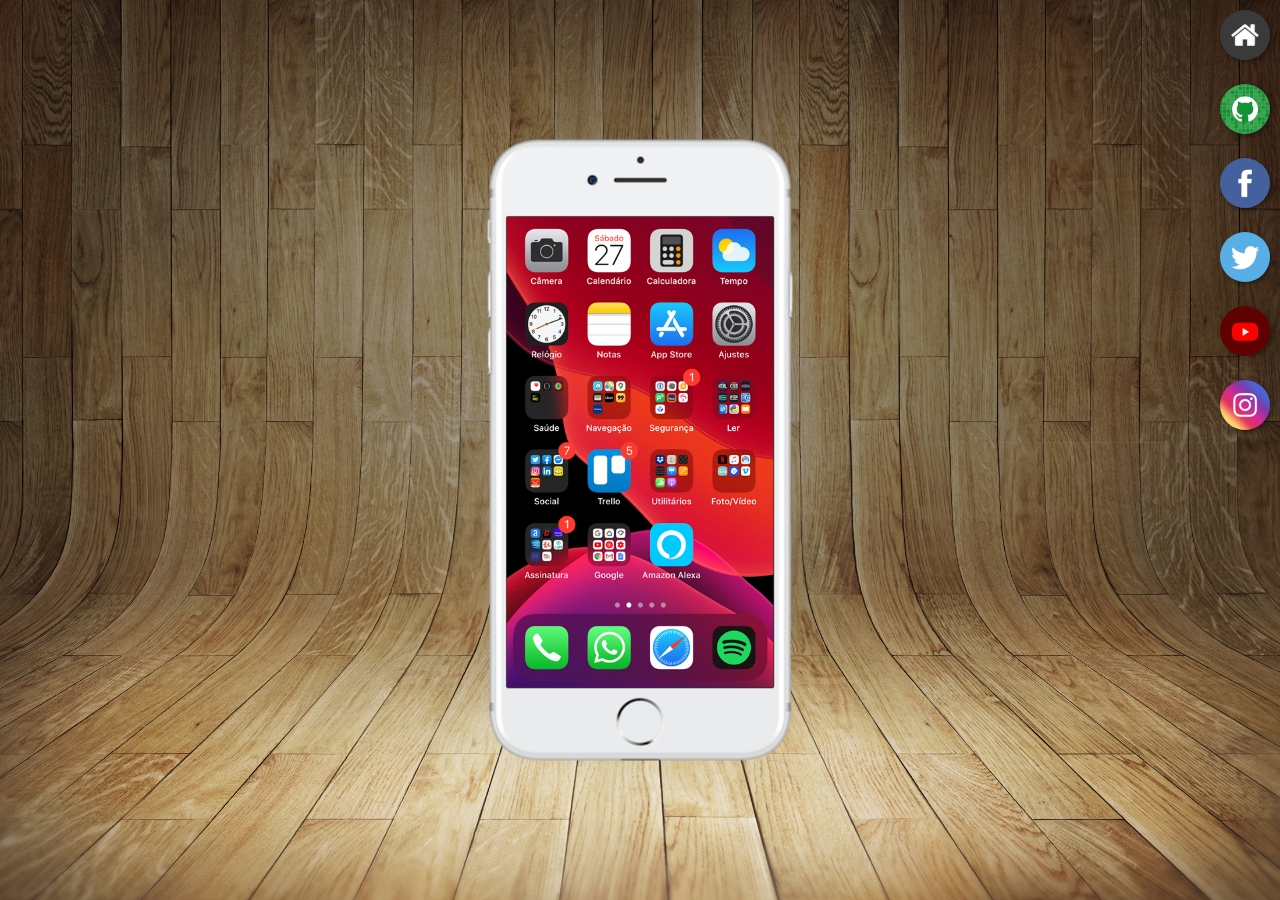
<file: index.html>
<!DOCTYPE html>
<html lang="pt-br">
<head>
    <meta charset="UTF-8">
    <meta http-equiv="X-UA-Compatible" content="IE=edge">
    <meta name="viewport" content="width=device-width, initial-scale=1.0">
    <link rel="shortcut icon" href="imagens/favicon.ico" type="image/x-icon">
    <link rel="stylesheet" href="estilos/style.css">
    <title>Projeto Redes Socias</title>

</head>
<body>
    <main>
        <section id="telefone">
             <iframe src="home.html" name="screen" id="screen" frameborder="0">
                Seu navegador não é compatível com isso
             </iframe>
        </section>
        <section id="redes-sociais">
          <a href="home.html" target="screen"><img src="imagens/logo-home.jpg" alt="Home"></a> <br>
          <a href="github.html" target="screen"><img src="imagens/logo-github.jpg" alt="GitHub"></a> <br>
          <a href="facebook.html" target="screen"><img src="imagens/logo-facebook.jpg" alt="Facebook"></a> <br>
          <a href="twitter.html" target="screen"><img src="imagens/logo-twitter.jpg" alt="Twitter"></a> <br>
          <a href="youtube.html" target="screen"><img src="imagens/logo-youtube.jpg" alt="Youtube"></a> <br>
          <a href="instagram.html" target="screen"><img src="imagens/logo-instagram.jpg" alt="Instagram"></a>
        </section>
    </main>
</body>
</html>
</file>
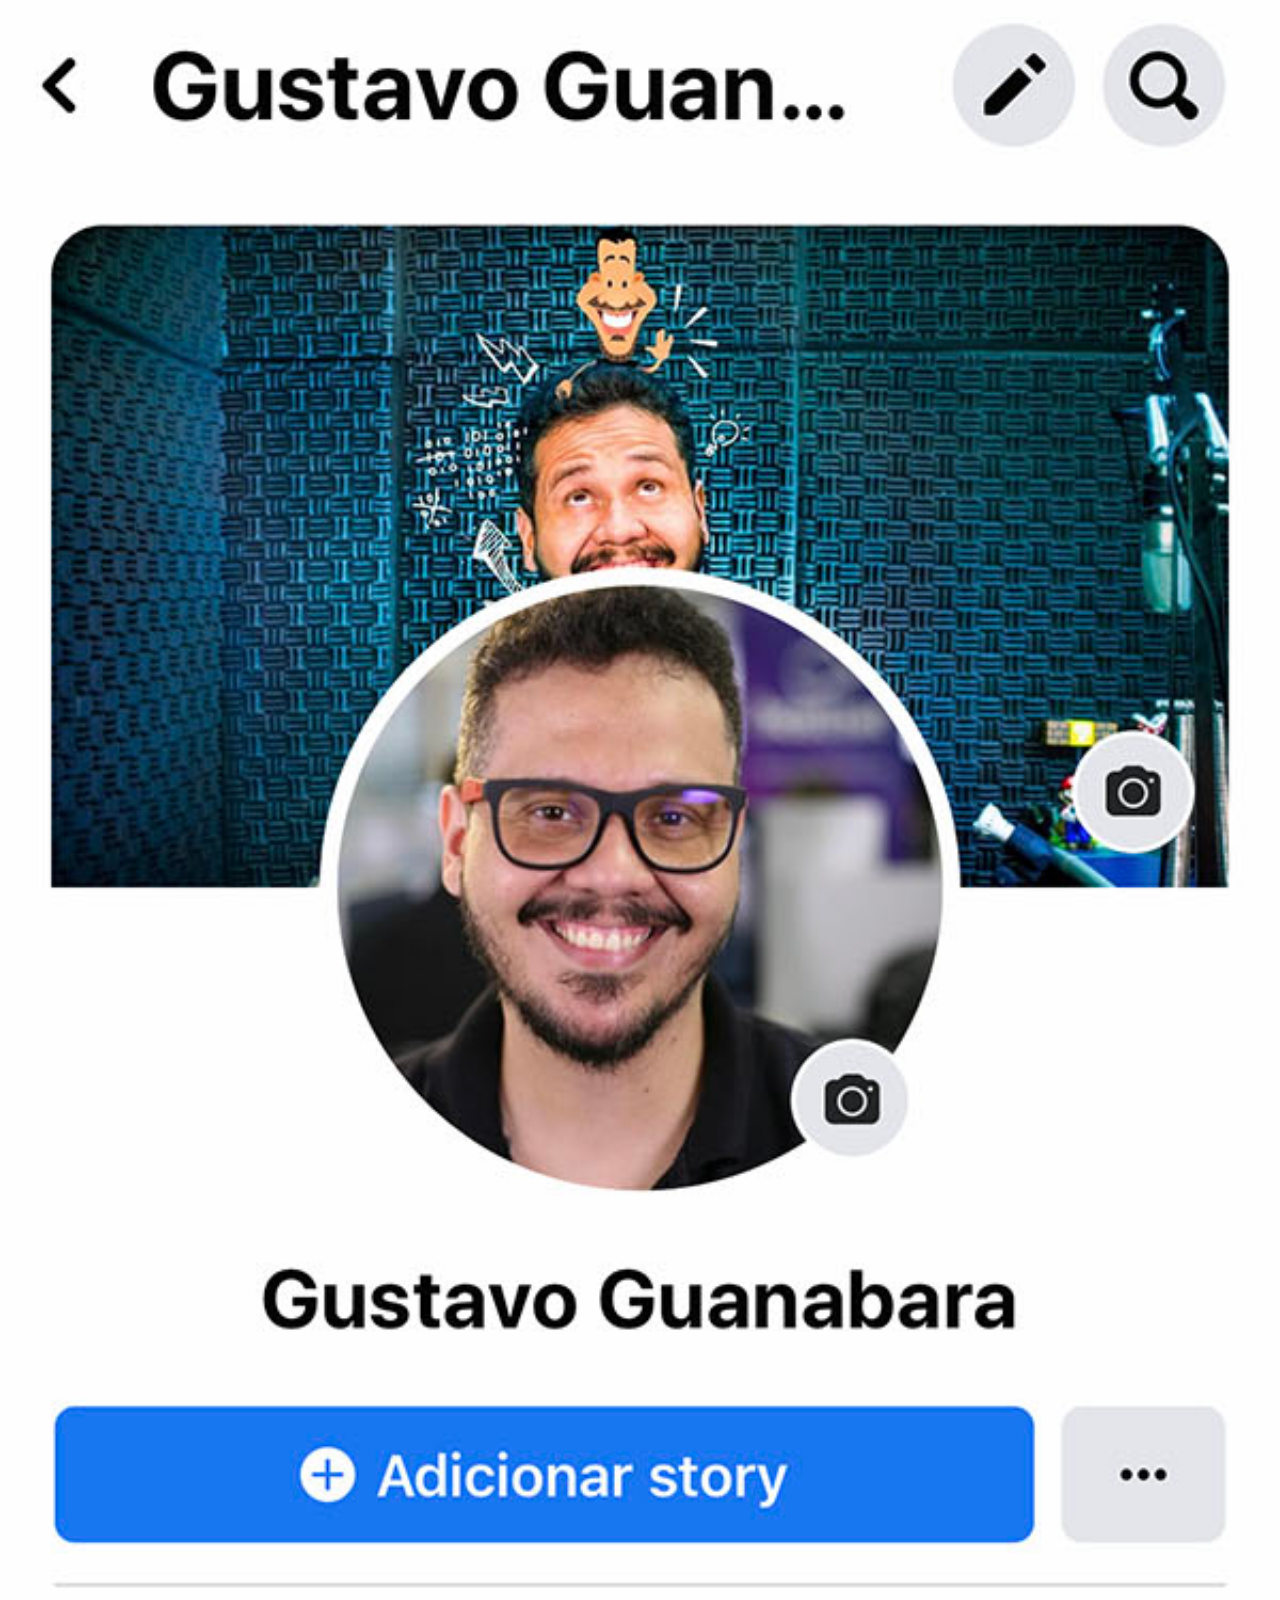
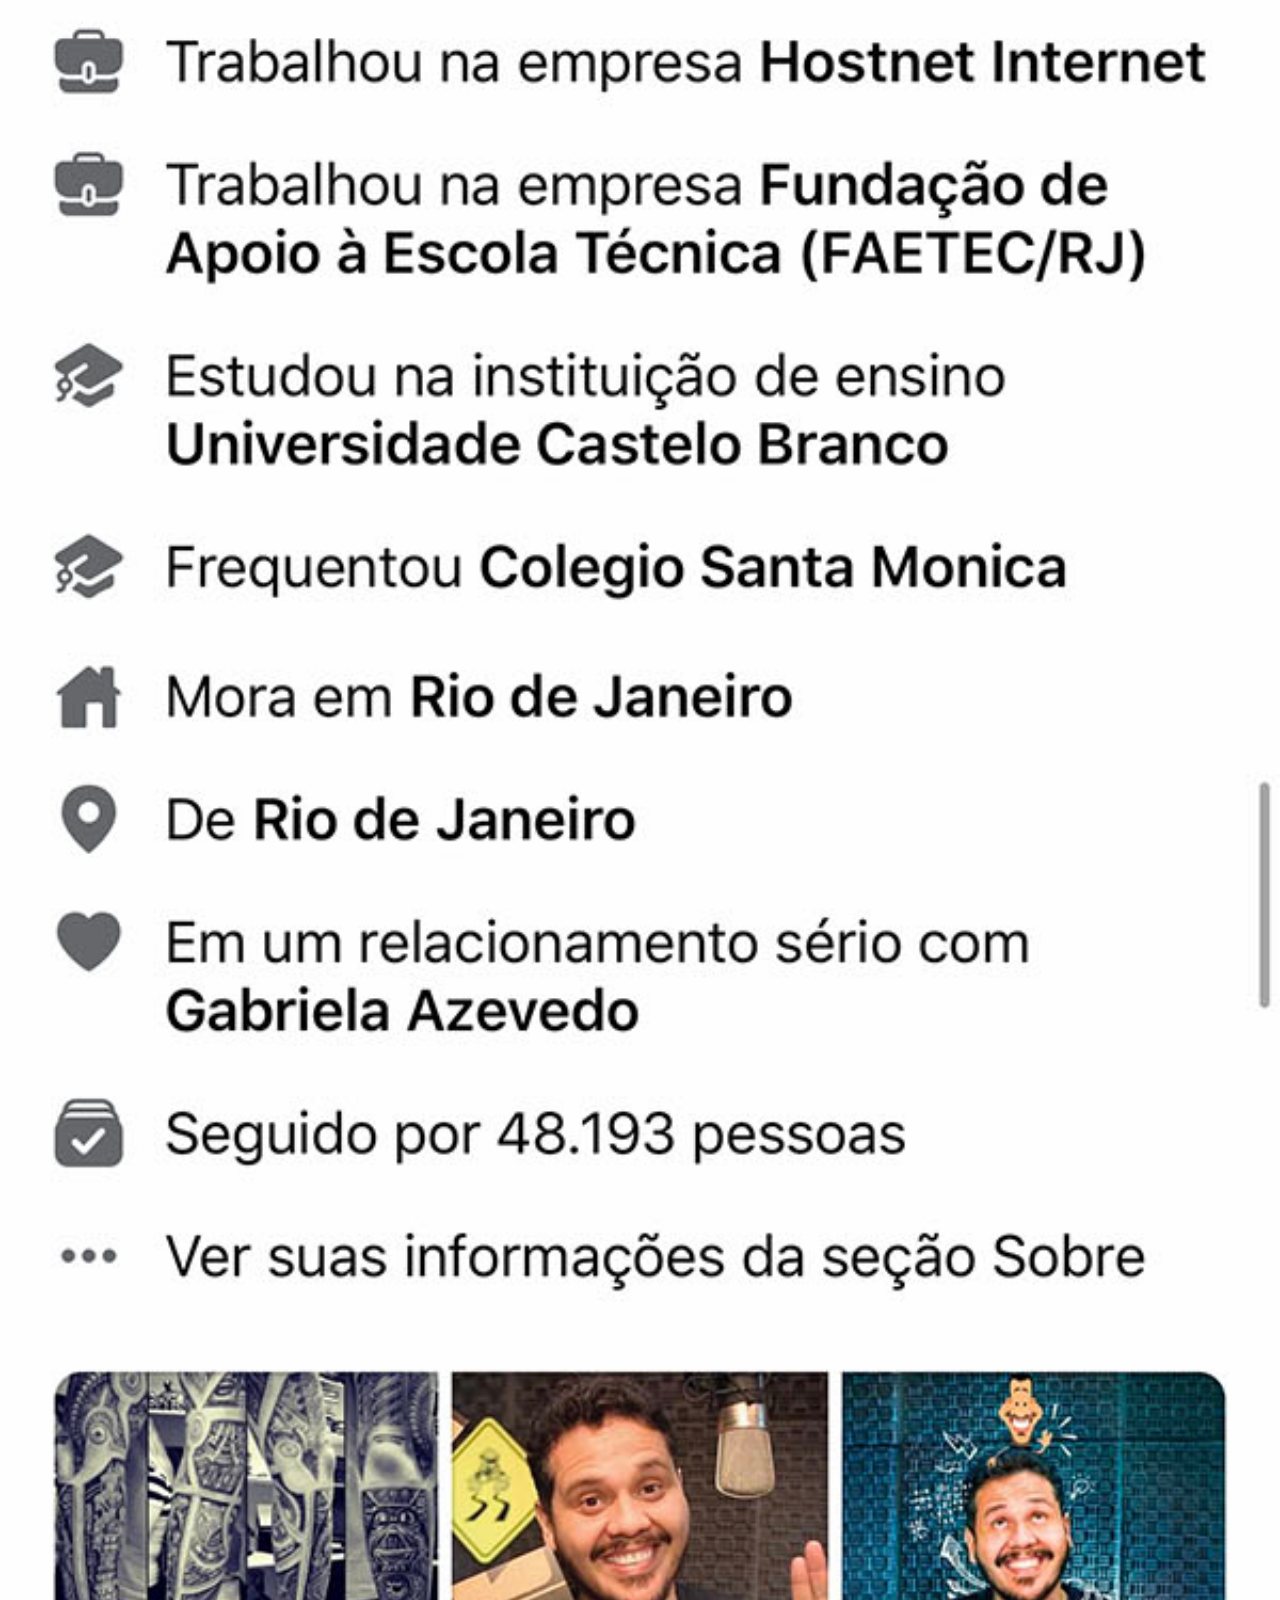
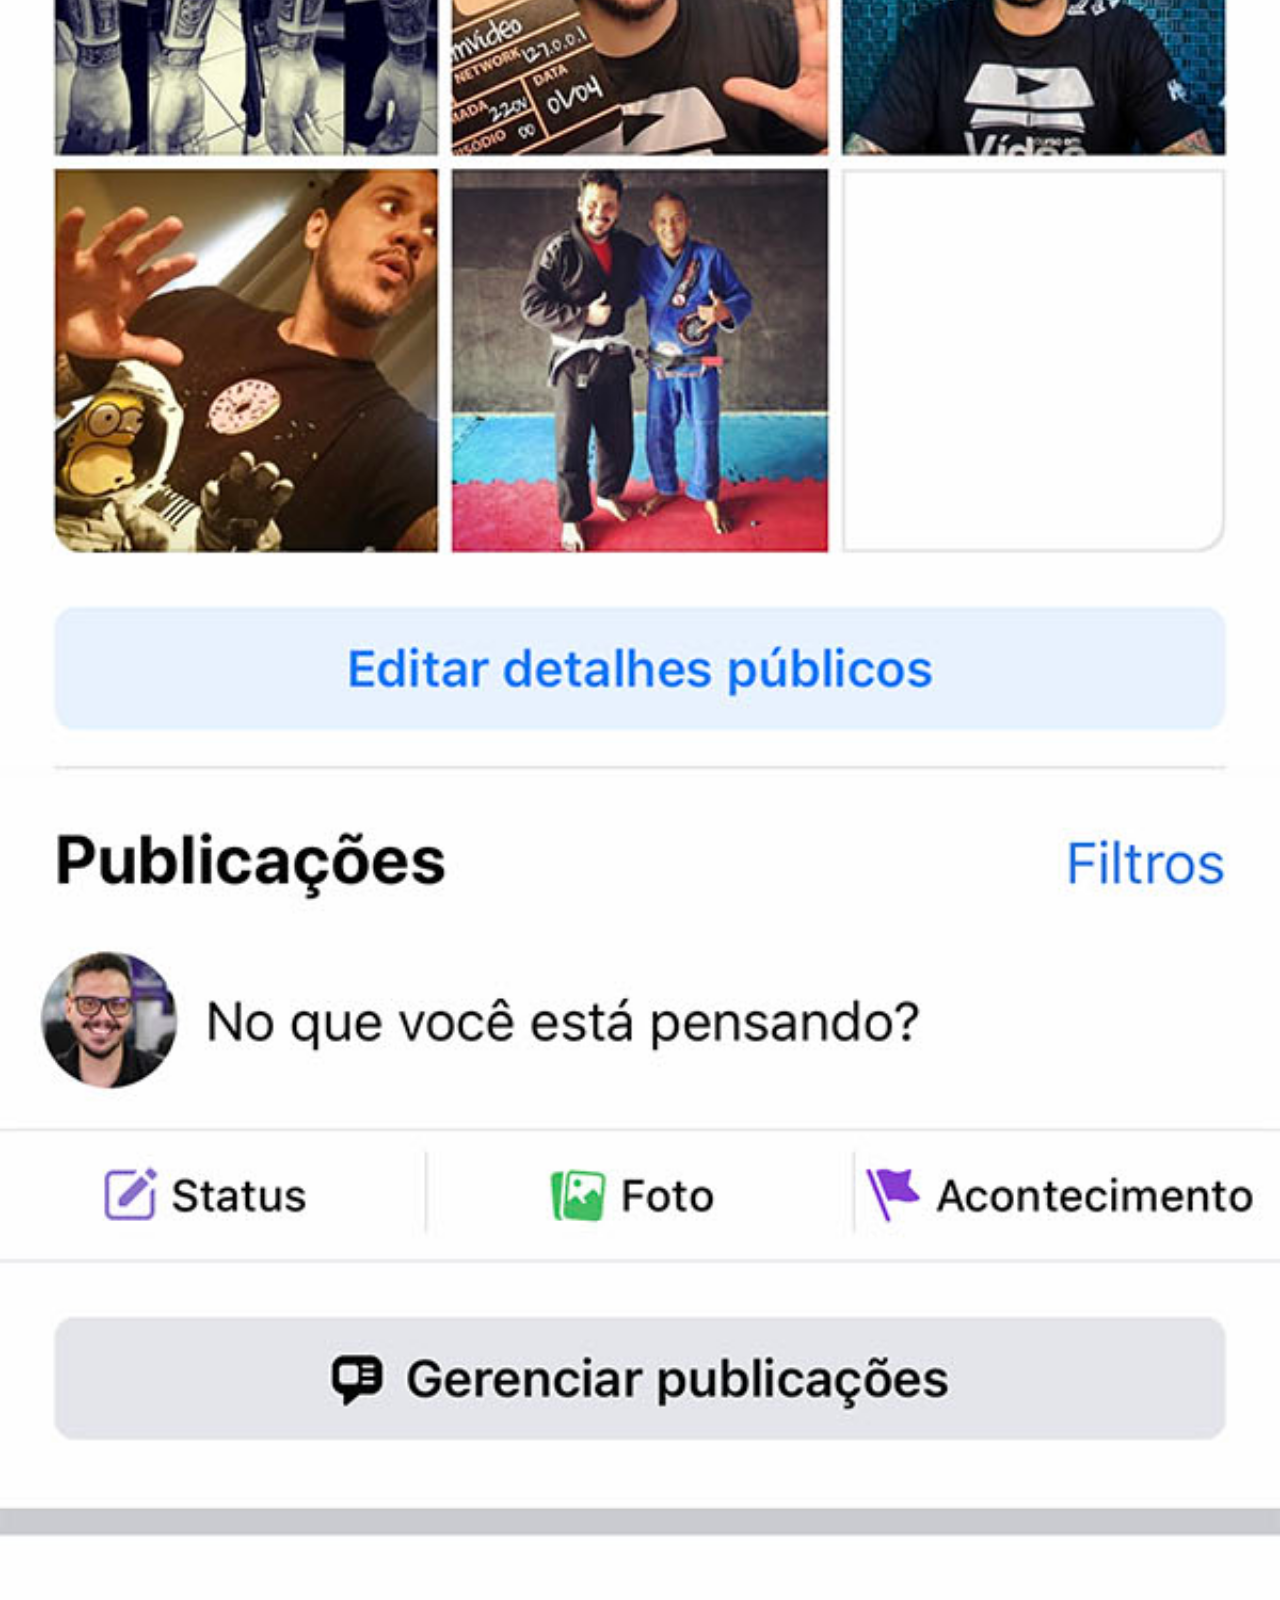
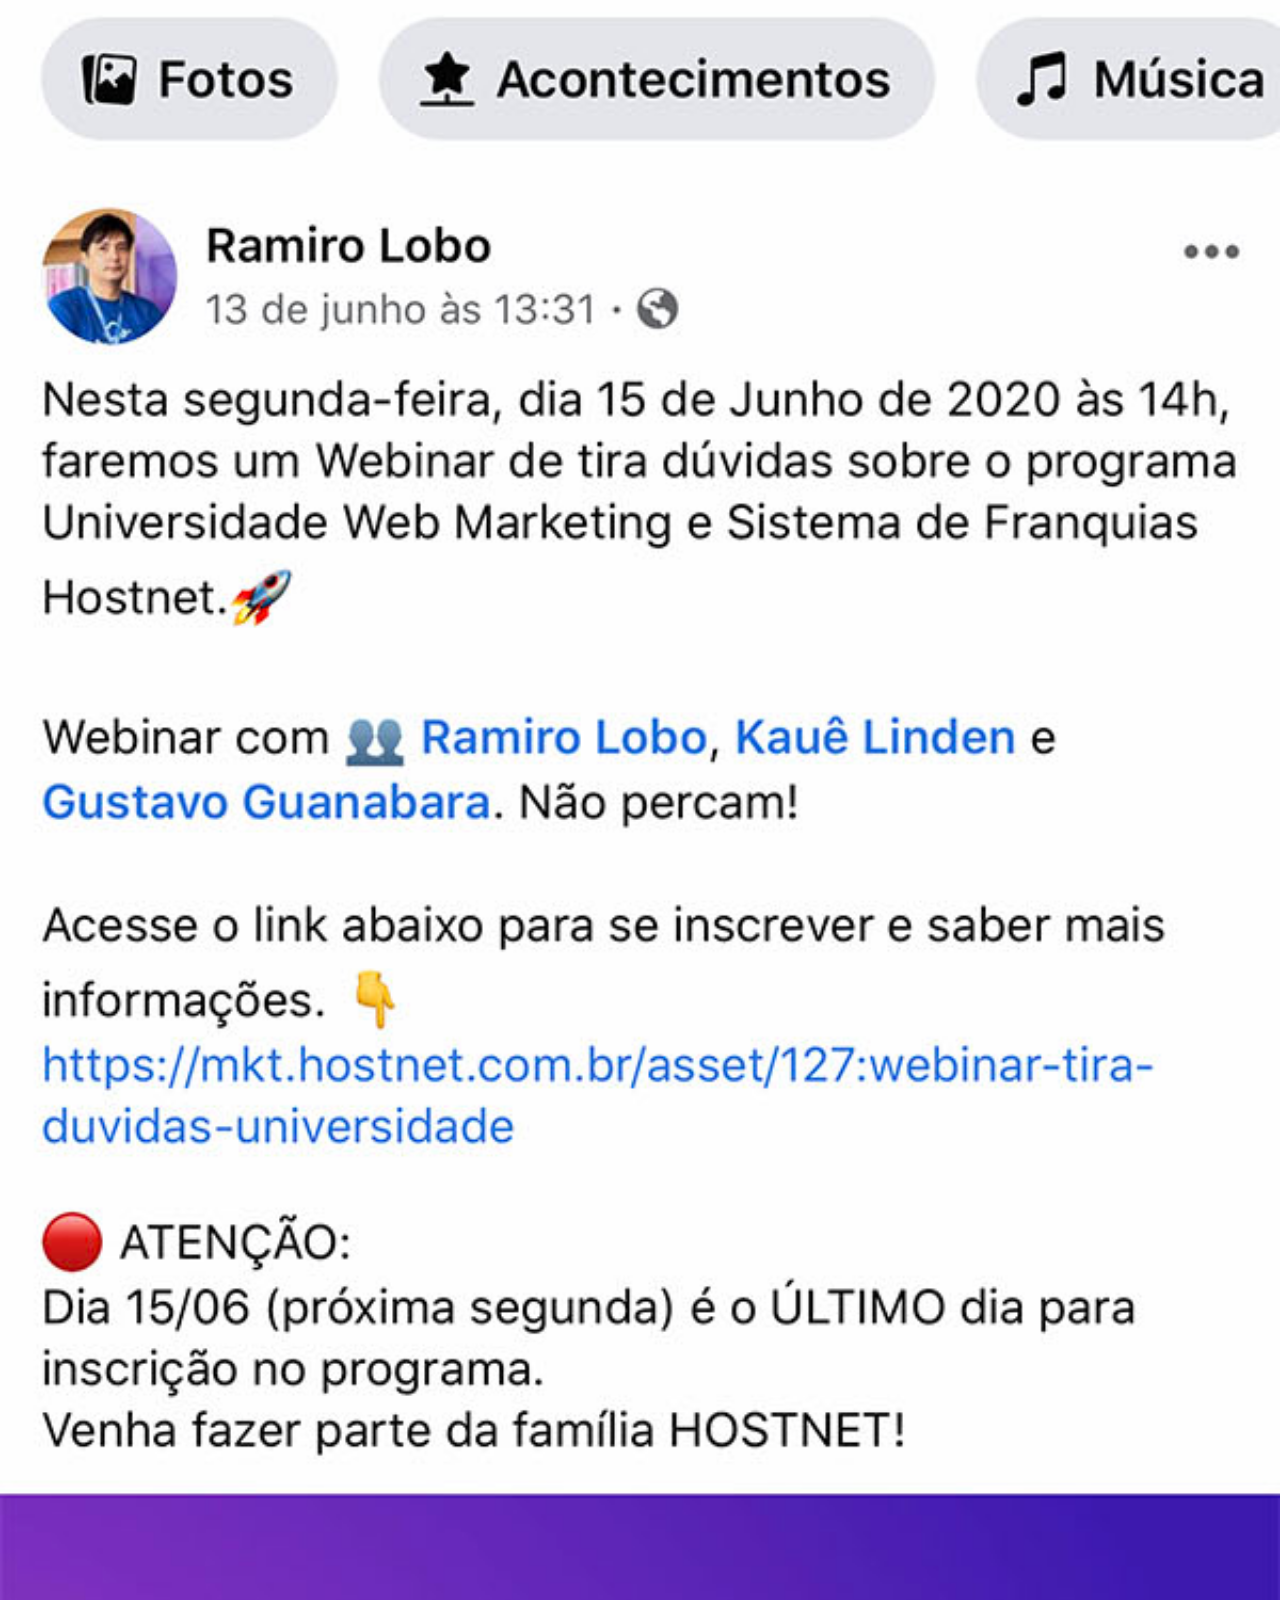
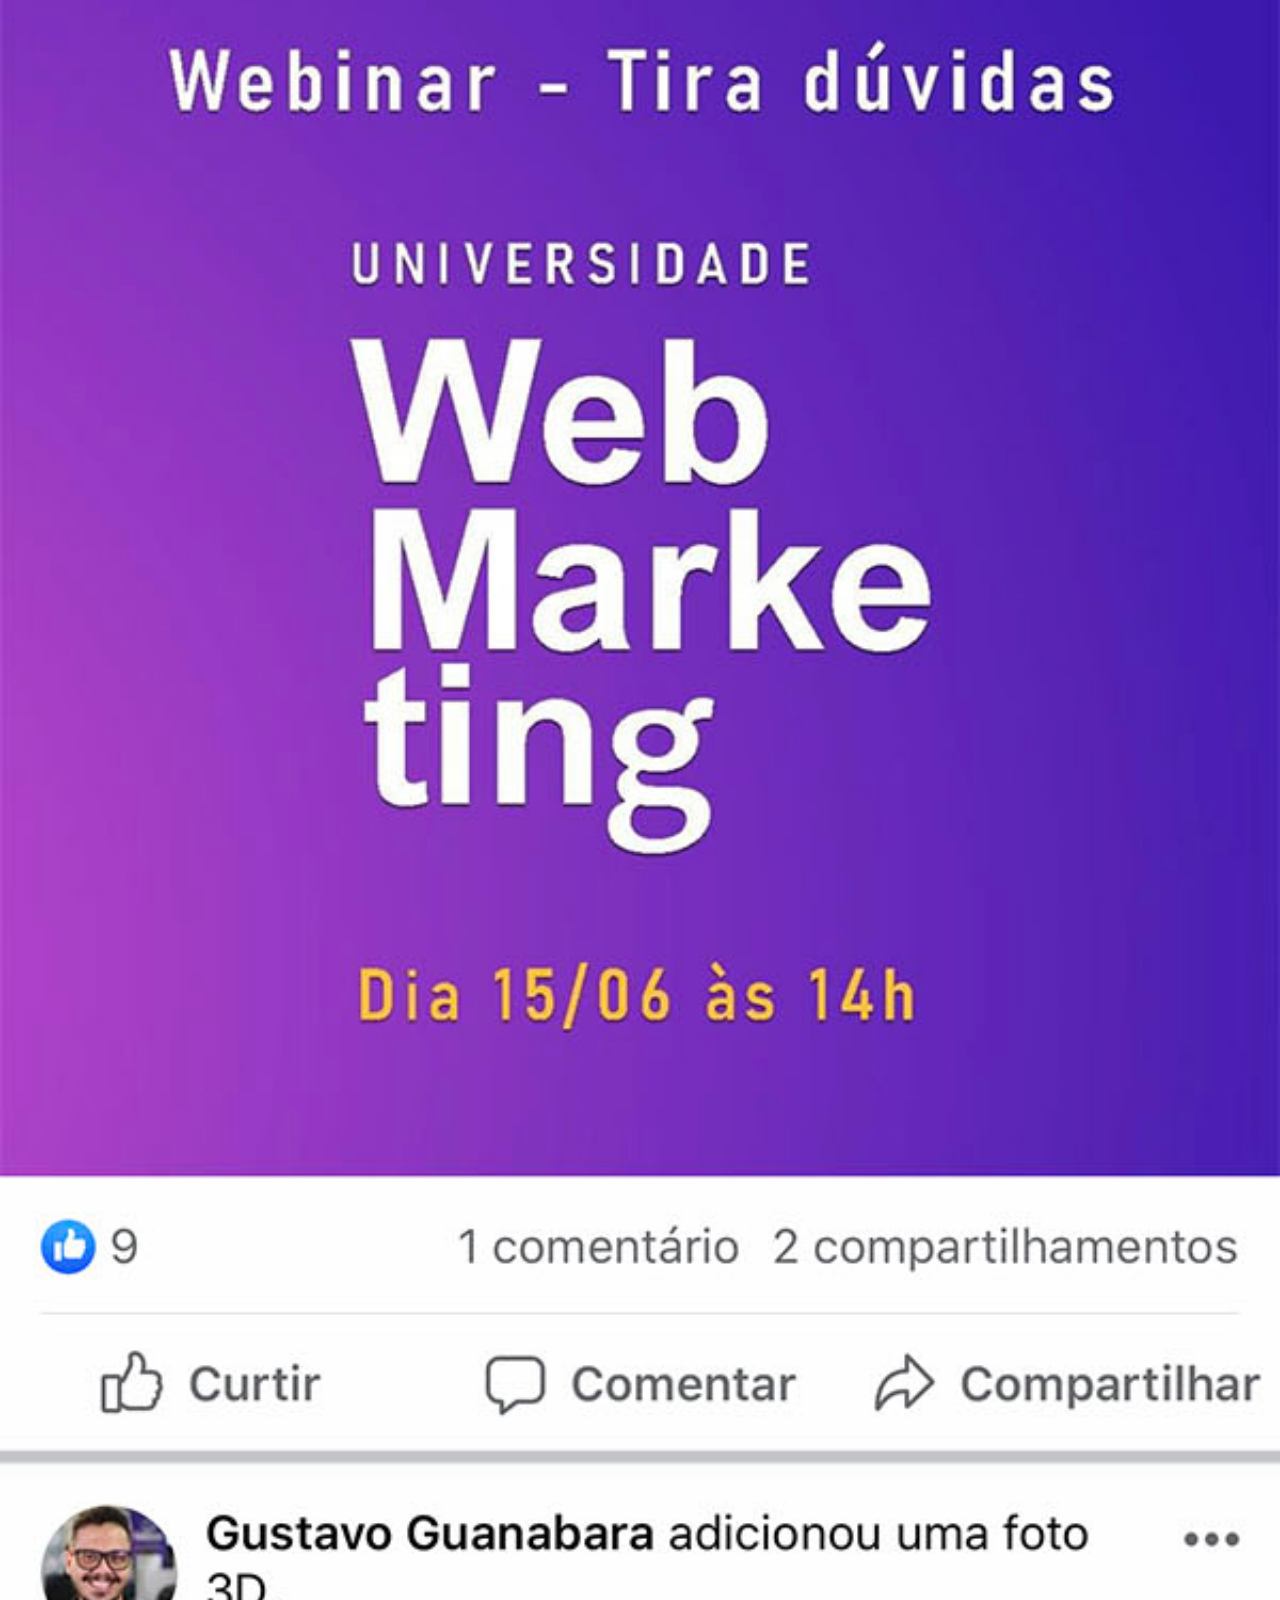
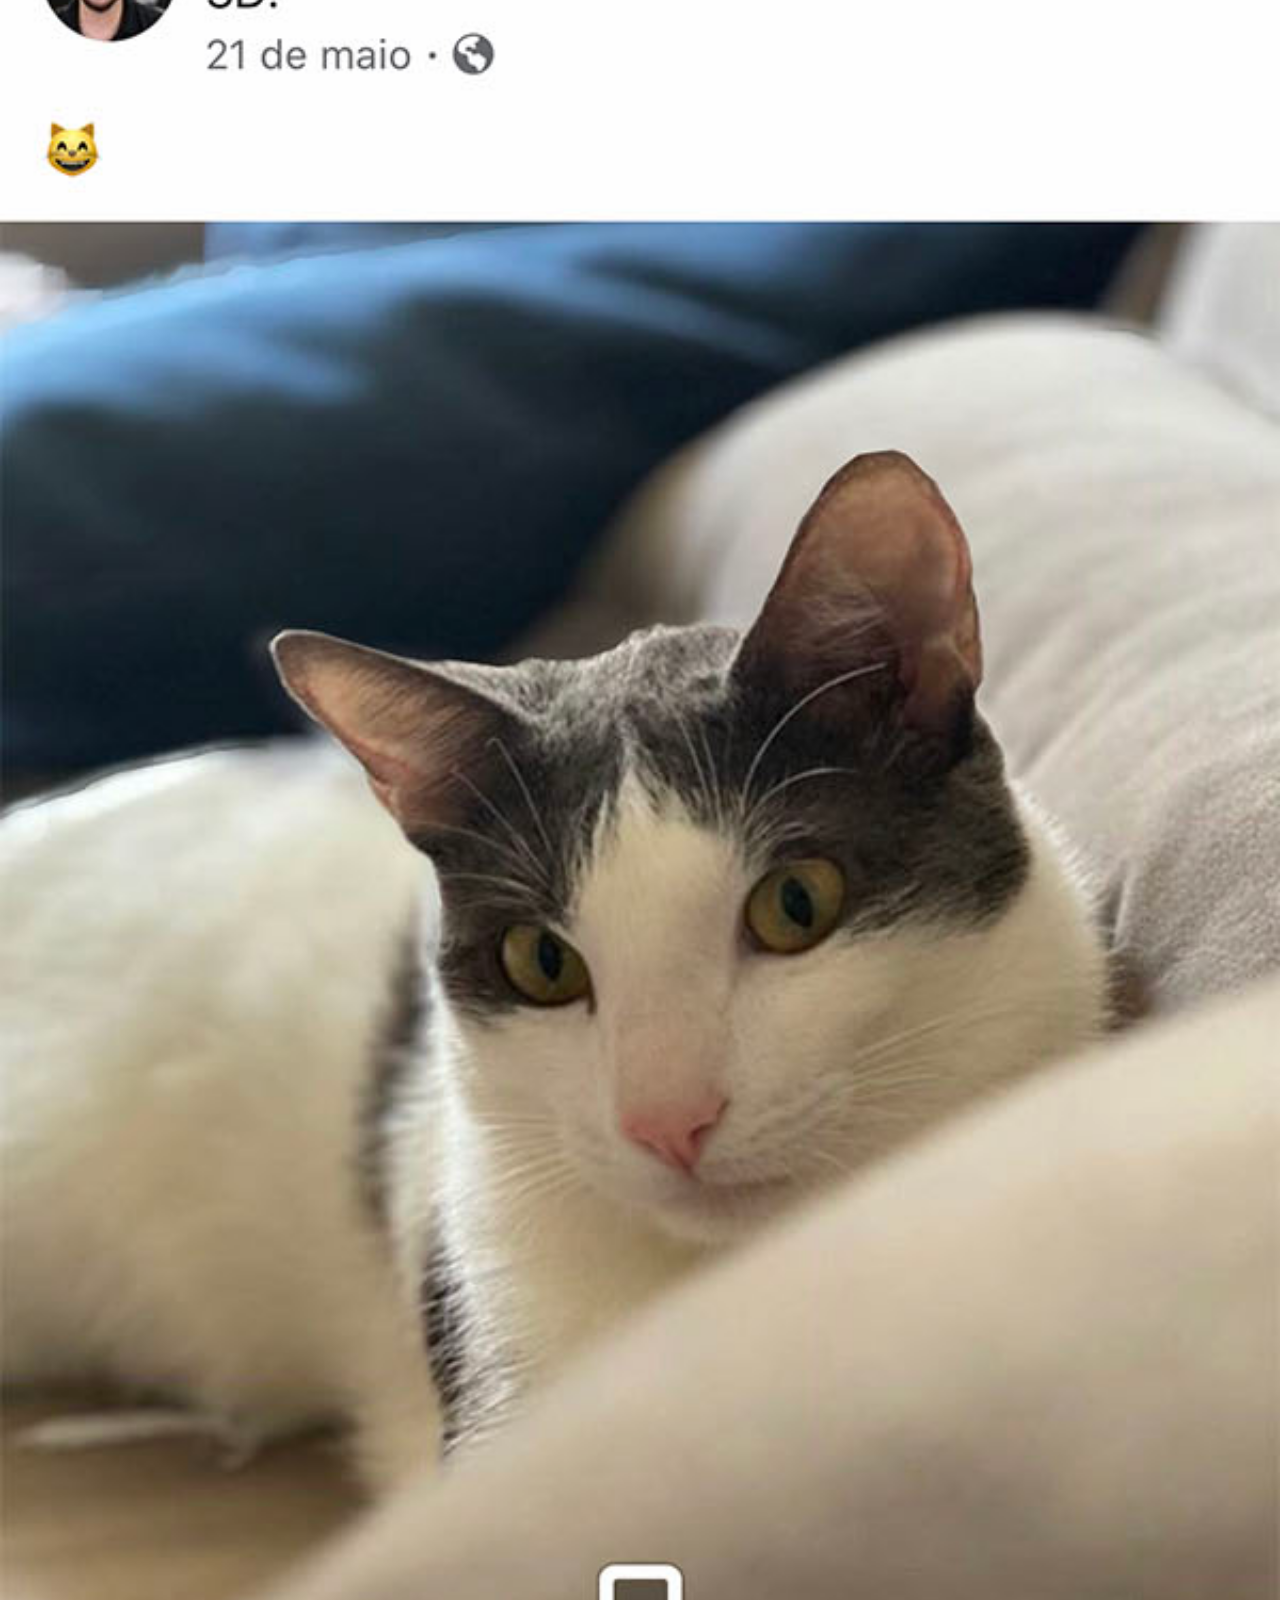
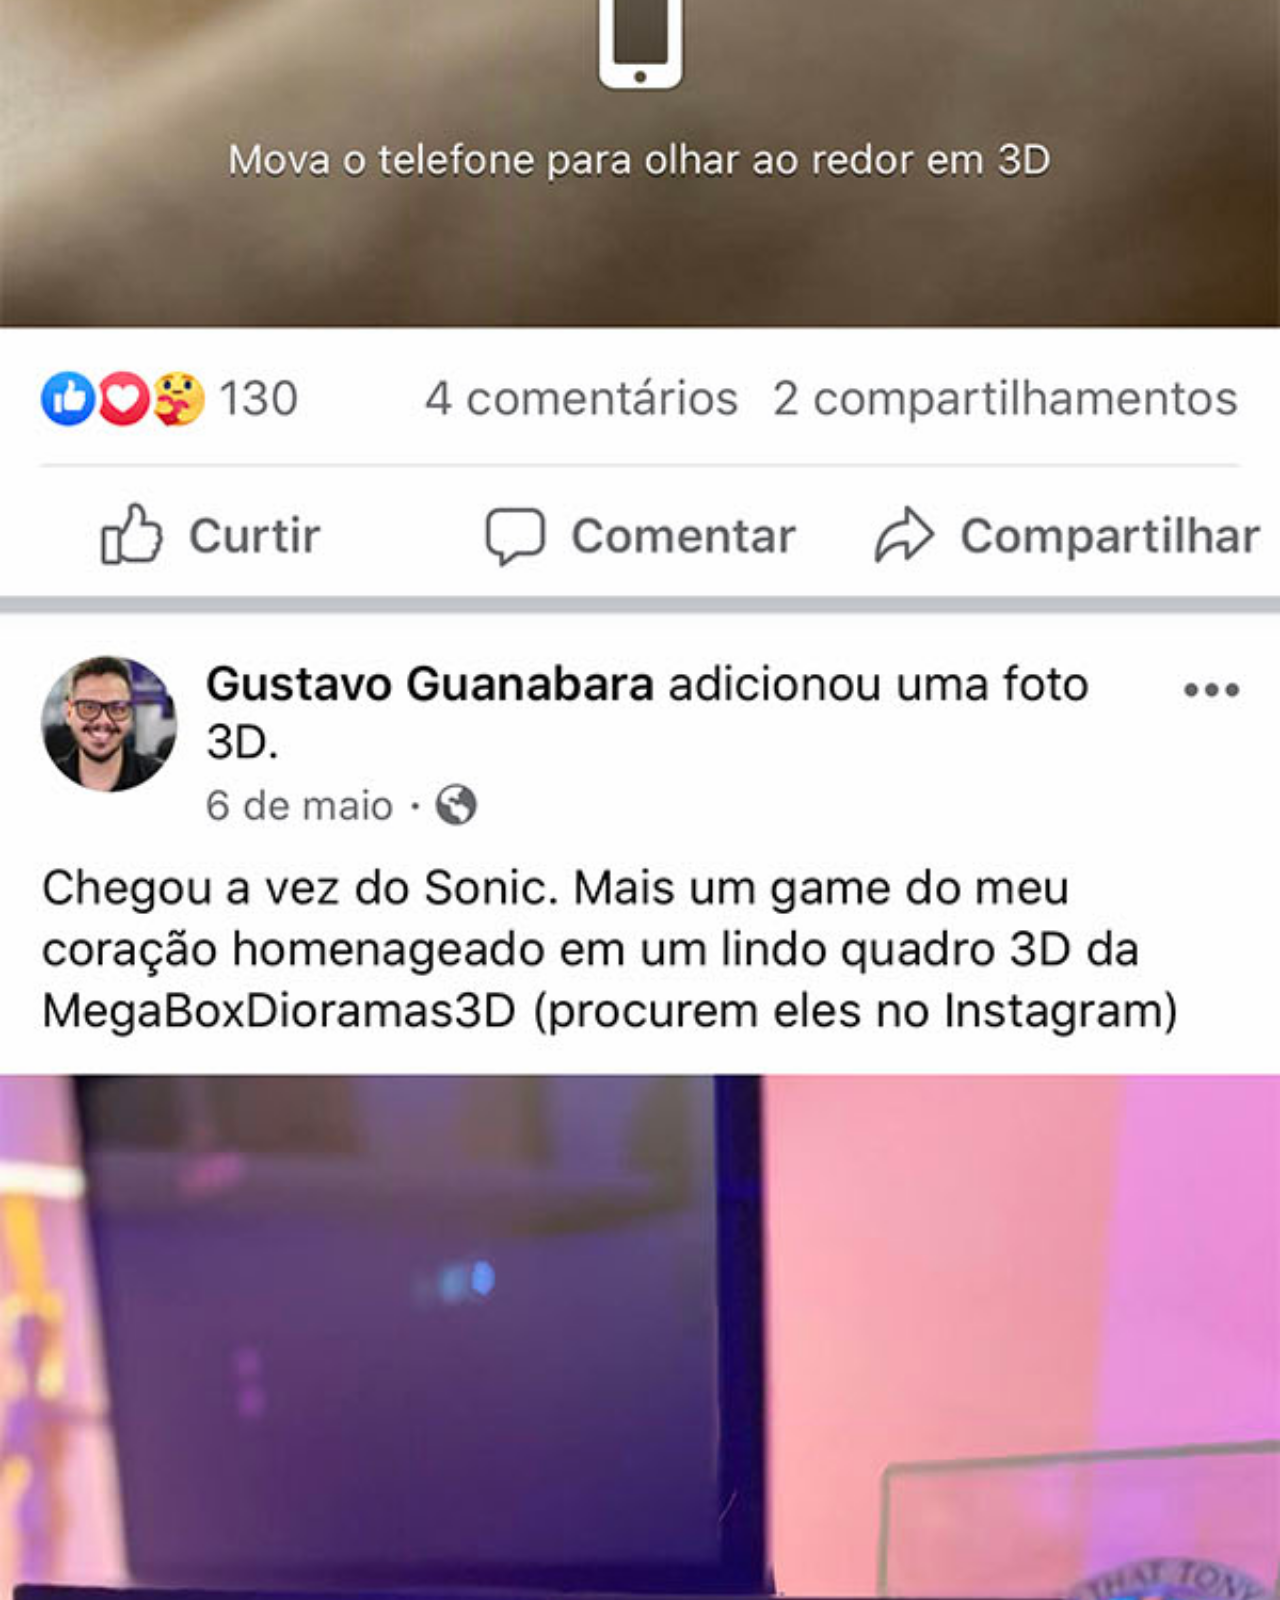
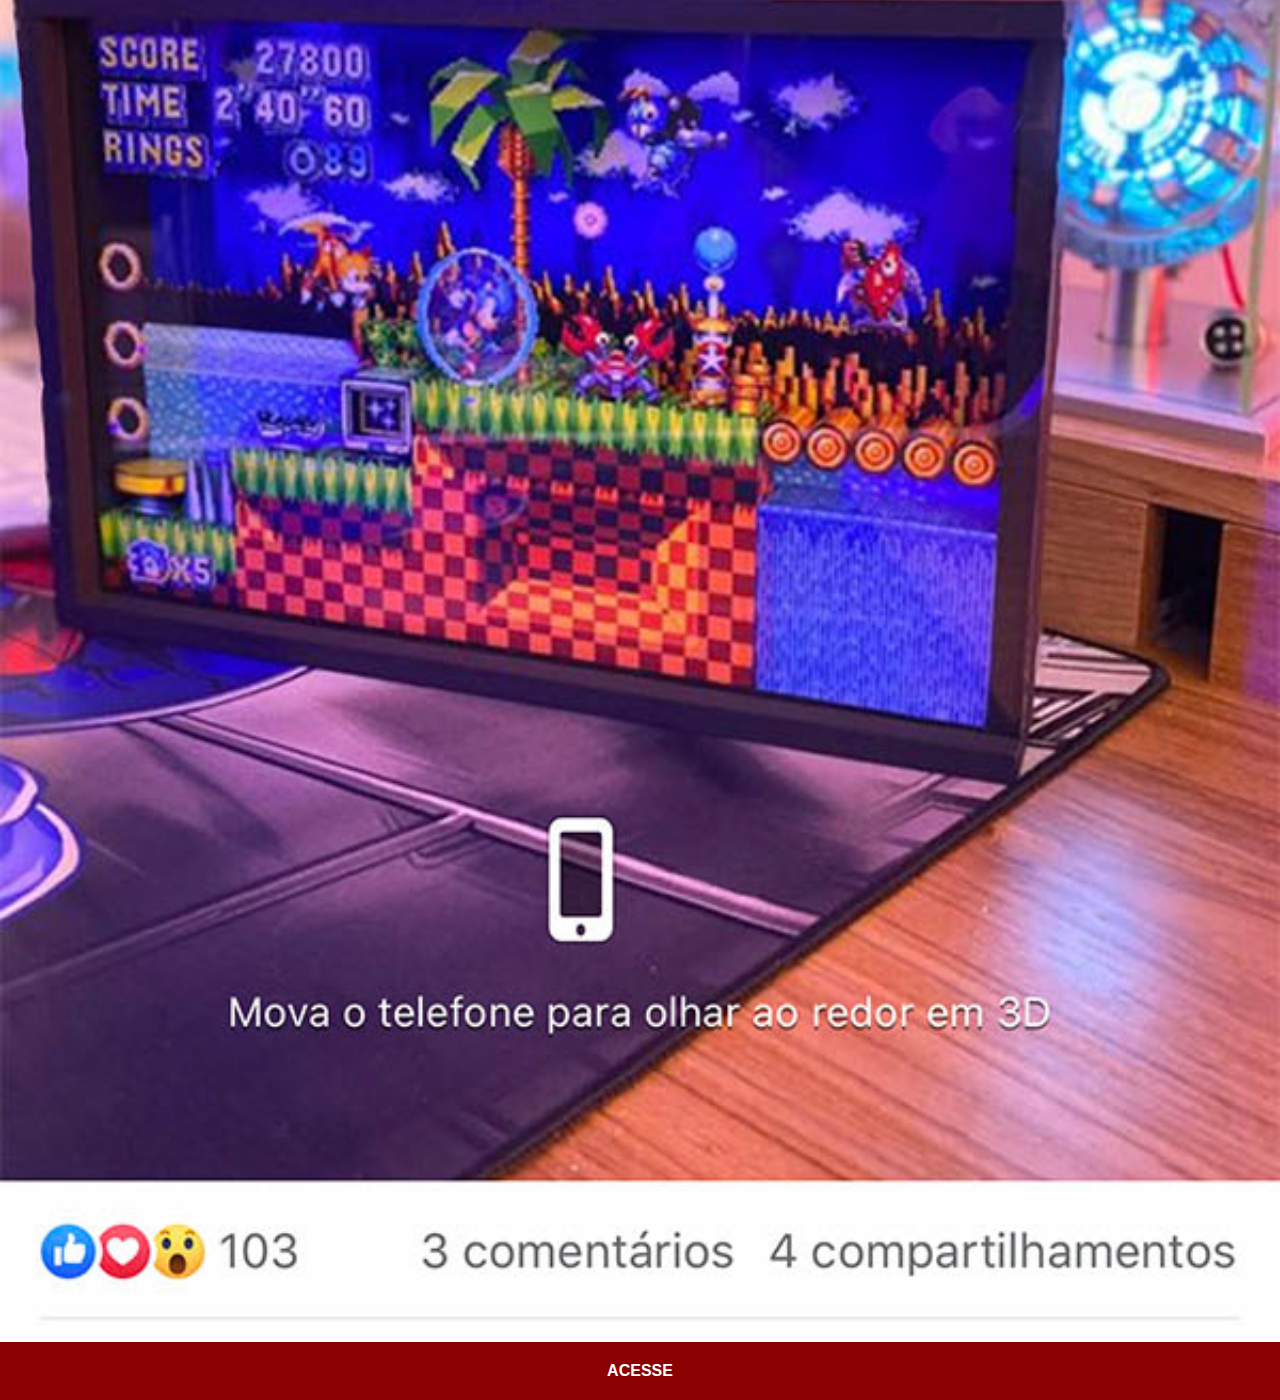
<file: facebook.html>
<!DOCTYPE html>
<html lang="pt-br">
<head>
    <meta charset="UTF-8">
    <meta http-equiv="X-UA-Compatible" content="IE=edge">
    <meta name="viewport" content="width=device-width, initial-scale=1.0">
    <link rel="stylesheet" href="estilos/social.css">
</head>
<body>
    <img src="imagens/tela-facebook.jpg" alt="Facebook">
    <a href="https://www.facebook.com/gustavoguanabara/">ACESSE</a>
</body>
</html>
</file>
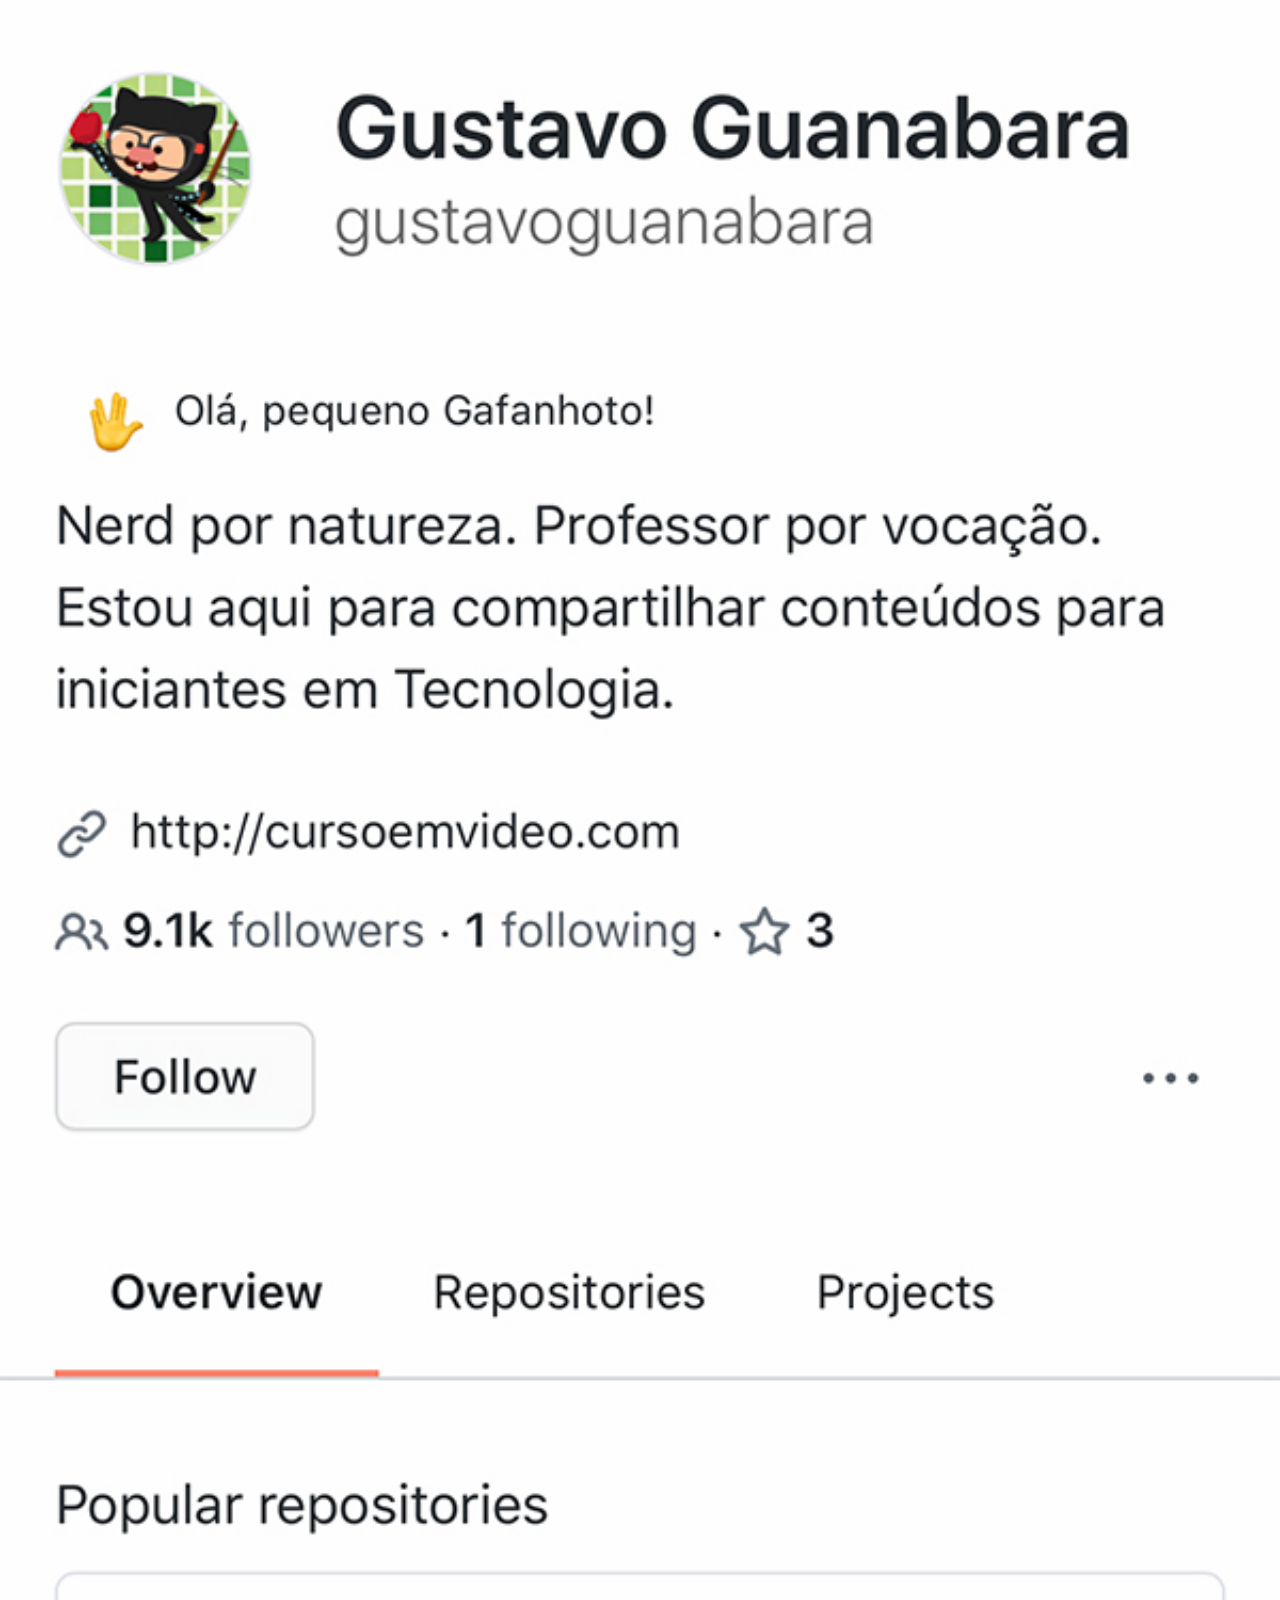
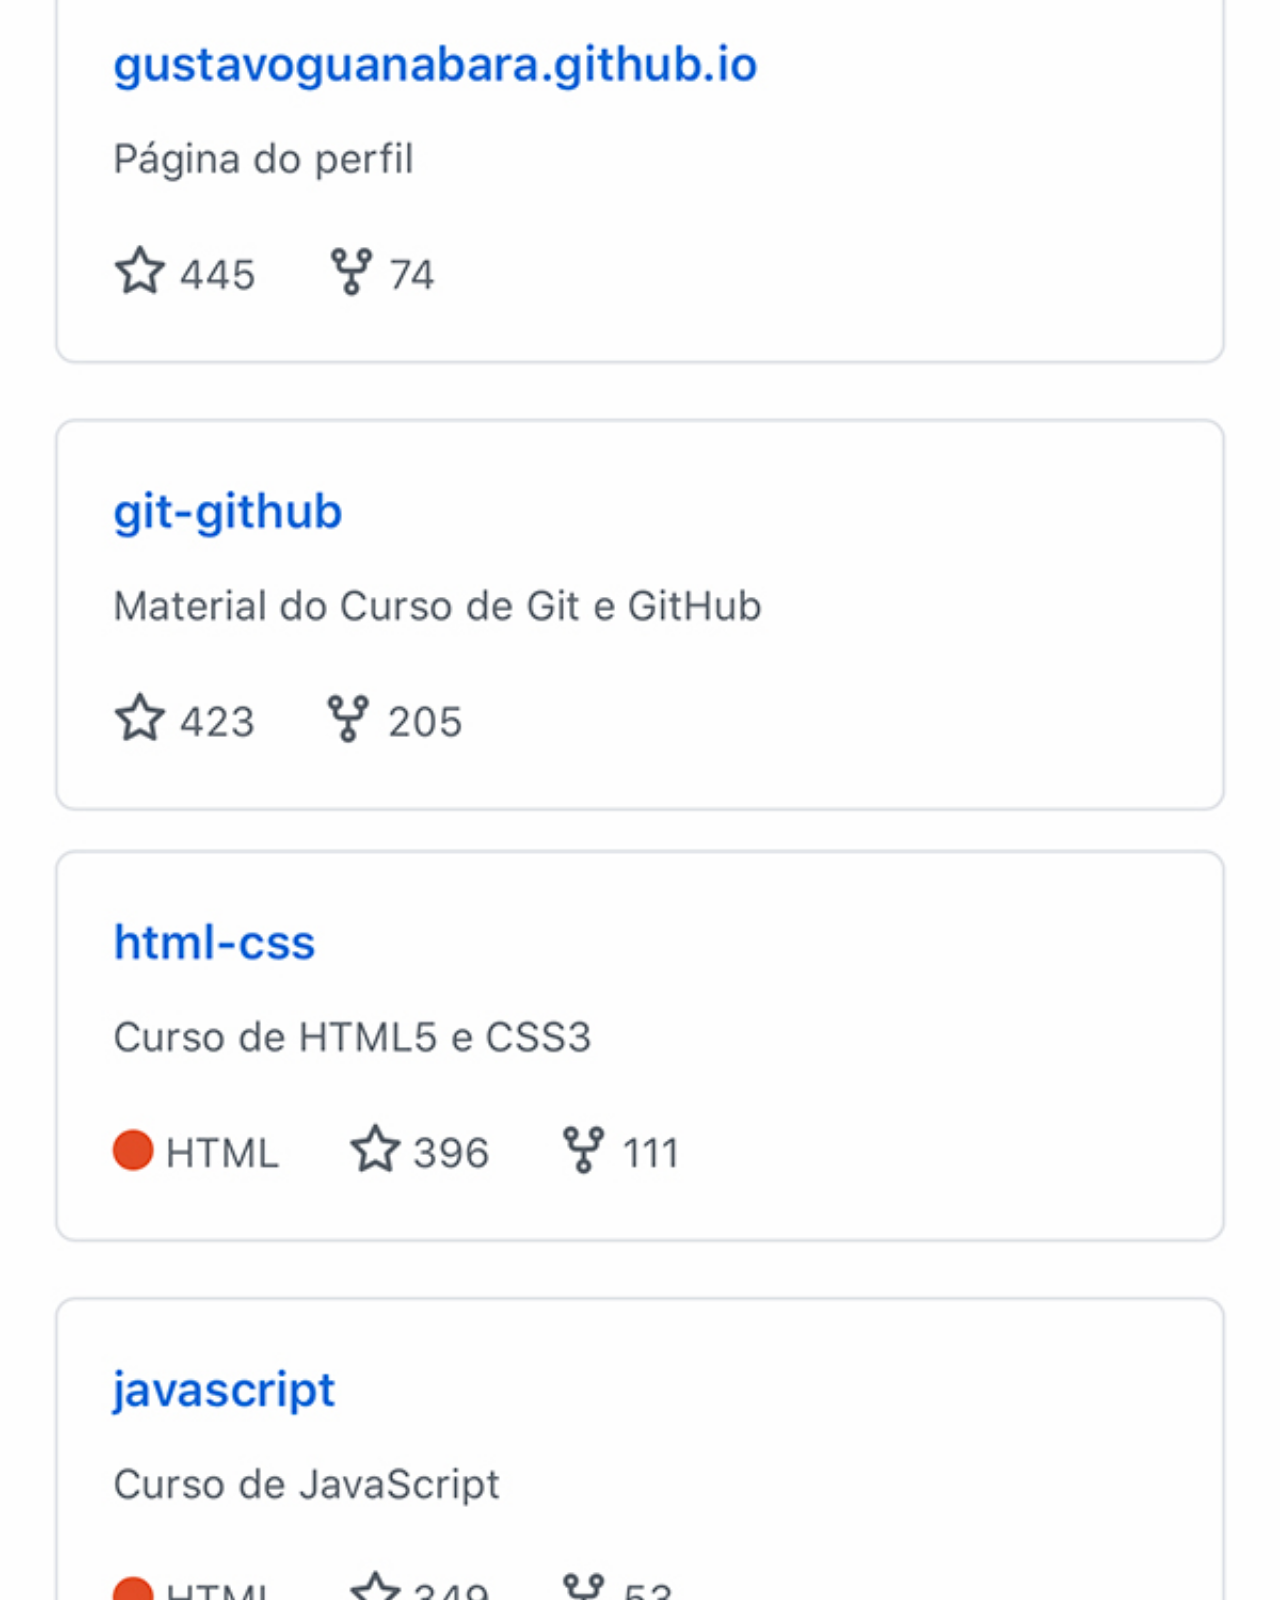
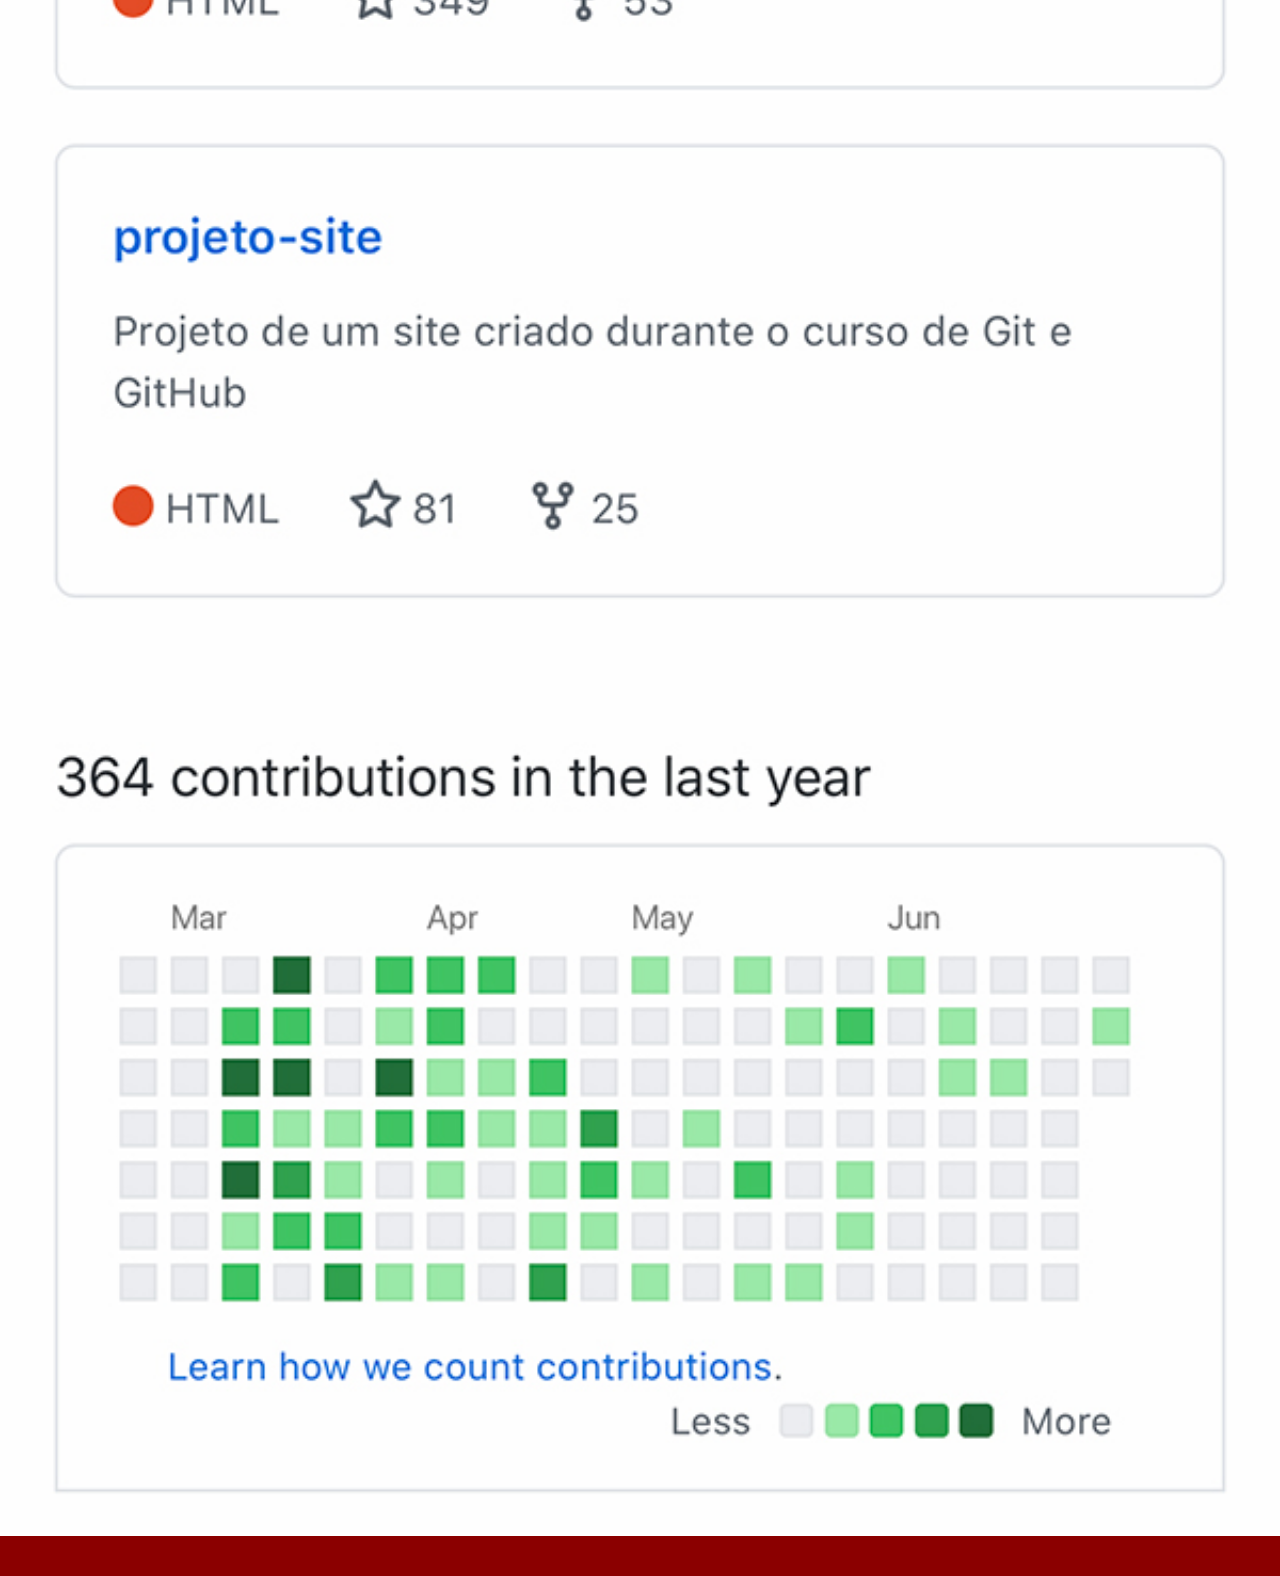
<file: github.html>
<!DOCTYPE html>
<html lang="pt-br">
<head>
    <meta charset="UTF-8">
    <meta http-equiv="X-UA-Compatible" content="IE=edge">
    <meta name="viewport" content="width=device-width, initial-scale=1.0">
    <link rel="stylesheet" href="estilos/social.css">
    <title>GitHub</title>
</head>
<body>
    <img src="imagens/tela-github.jpg" alt="GitHub">
    <a href=""></a>
</body>
</html>
</file>
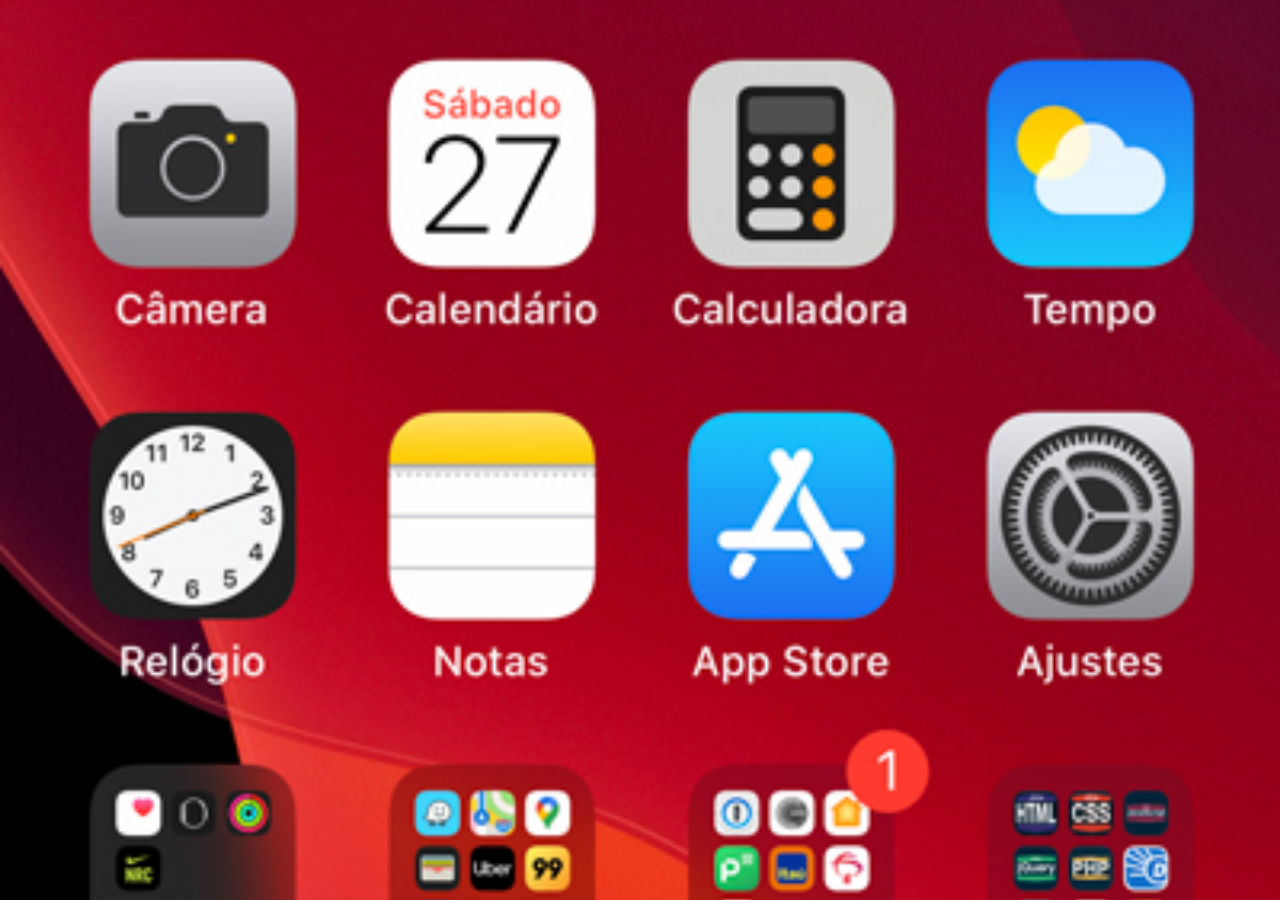
<file: home.html>
<!DOCTYPE html>
<html lang="pt-br">
<head>
    <meta charset="UTF-8">
    <meta http-equiv="X-UA-Compatible" content="IE=edge">
    <meta name="viewport" content="width=device-width, initial-scale=1.0">
    <title>Home</title>
    <style>
        * {
            margin: 0px;
            padding: 0px;
        }
 
        body {
            width: 100vw;
            height: 100vh;
            background: black url('imagens/tela-home.jpg') no-repeat
            top center;
            background-size: cover;
        }
    </style>
</head>
<body>
    
</body>
</html>
</file>
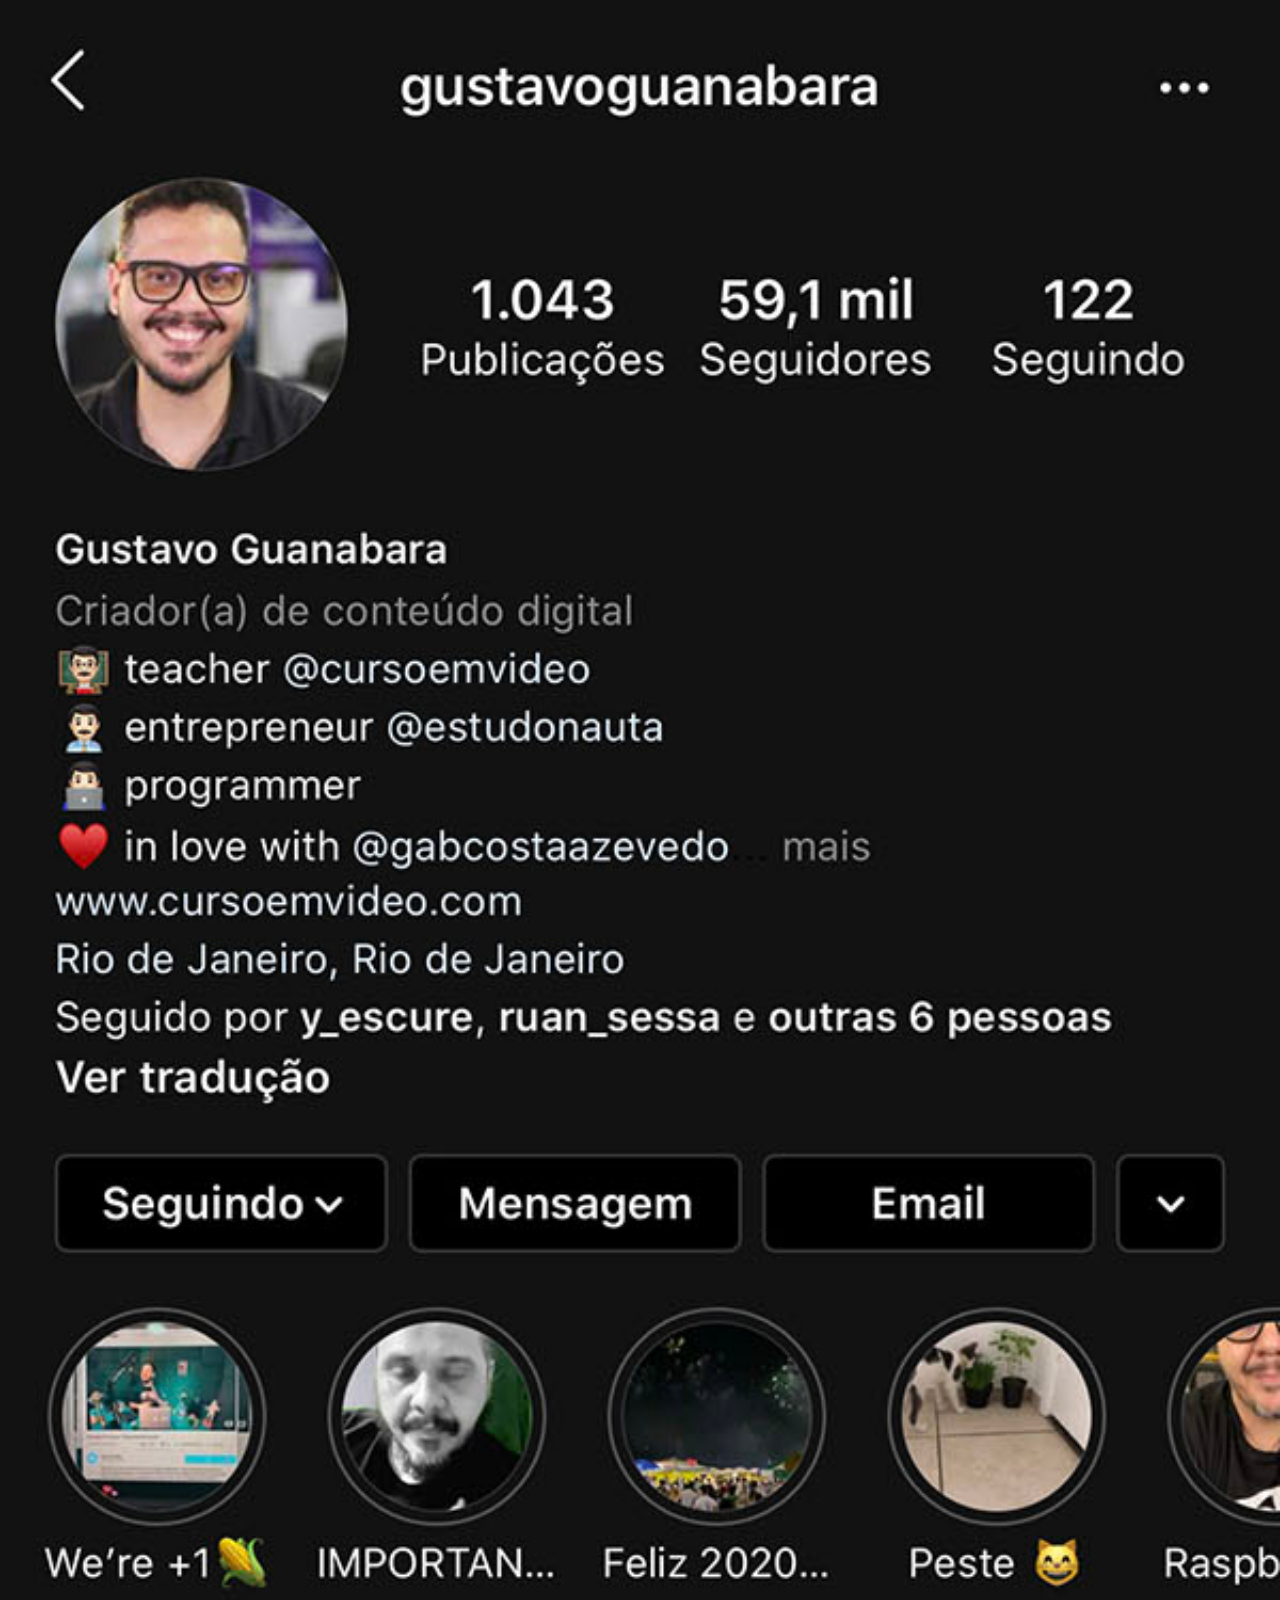
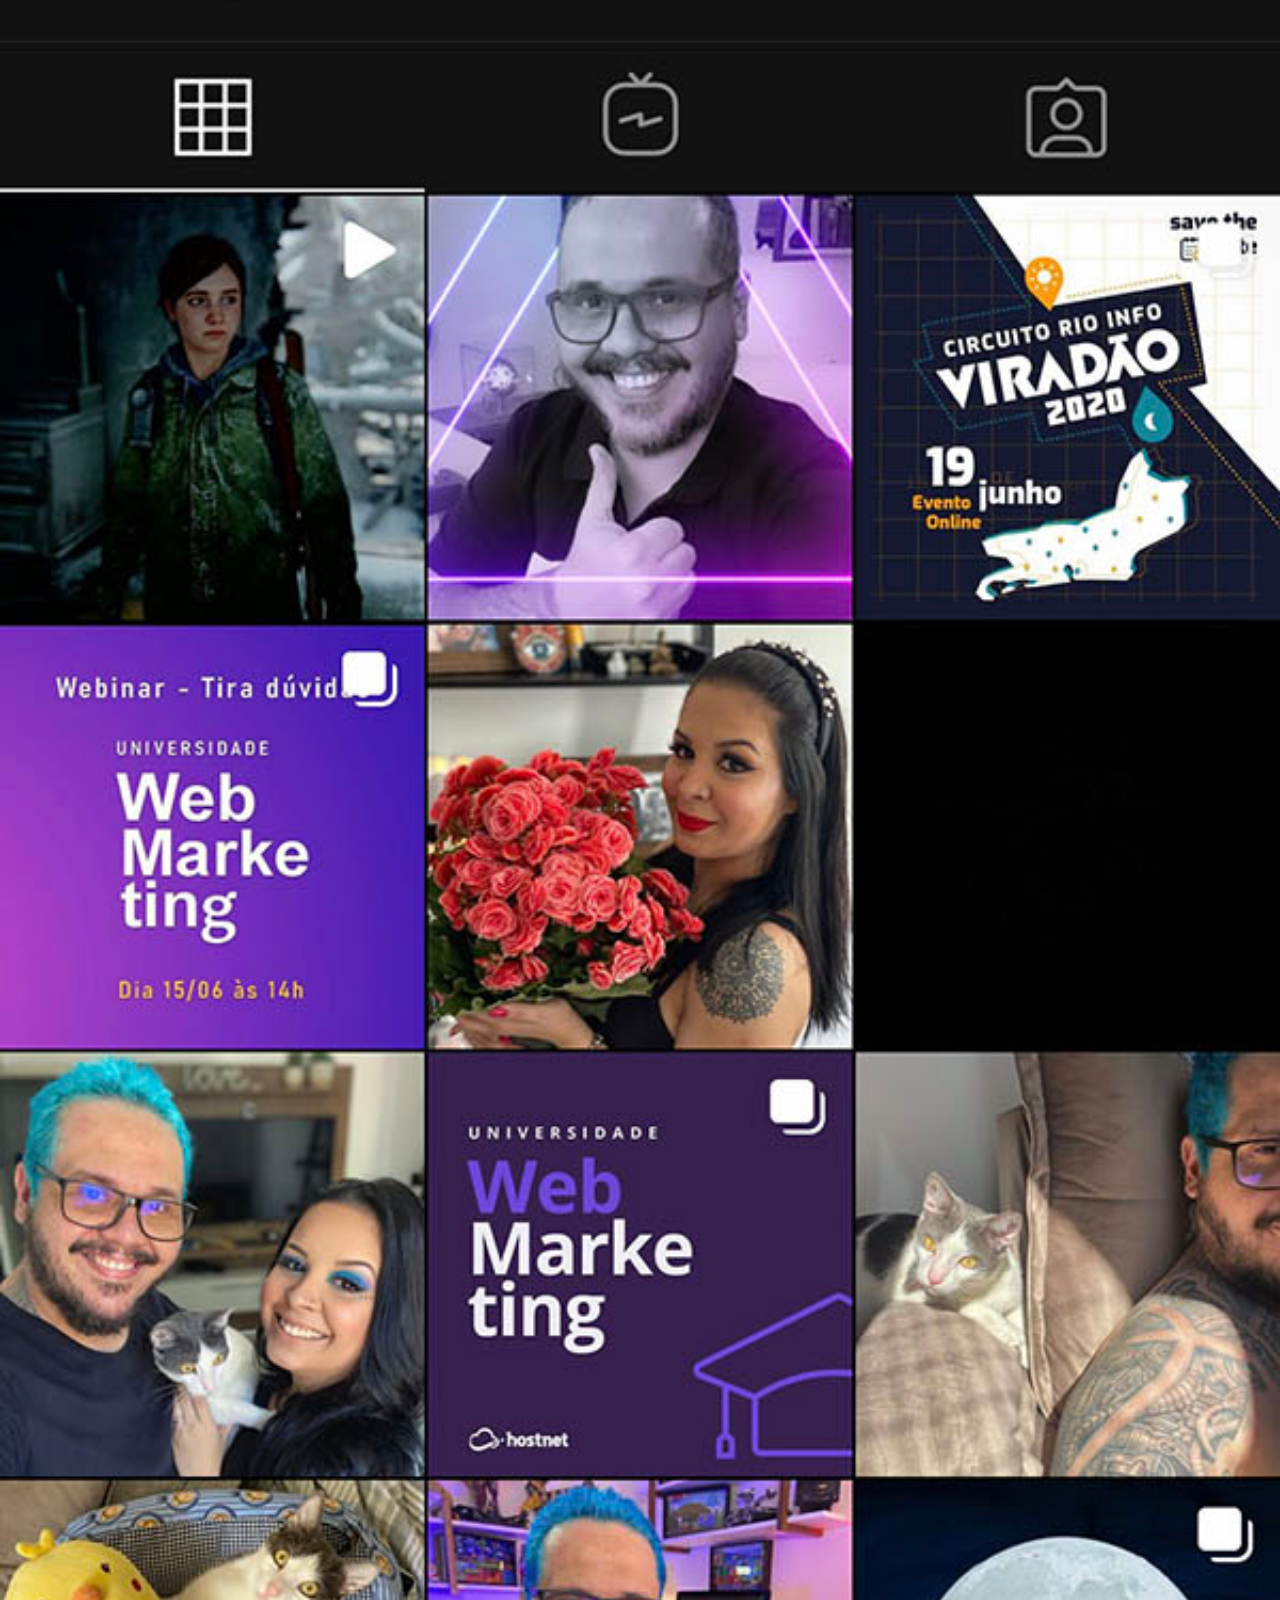
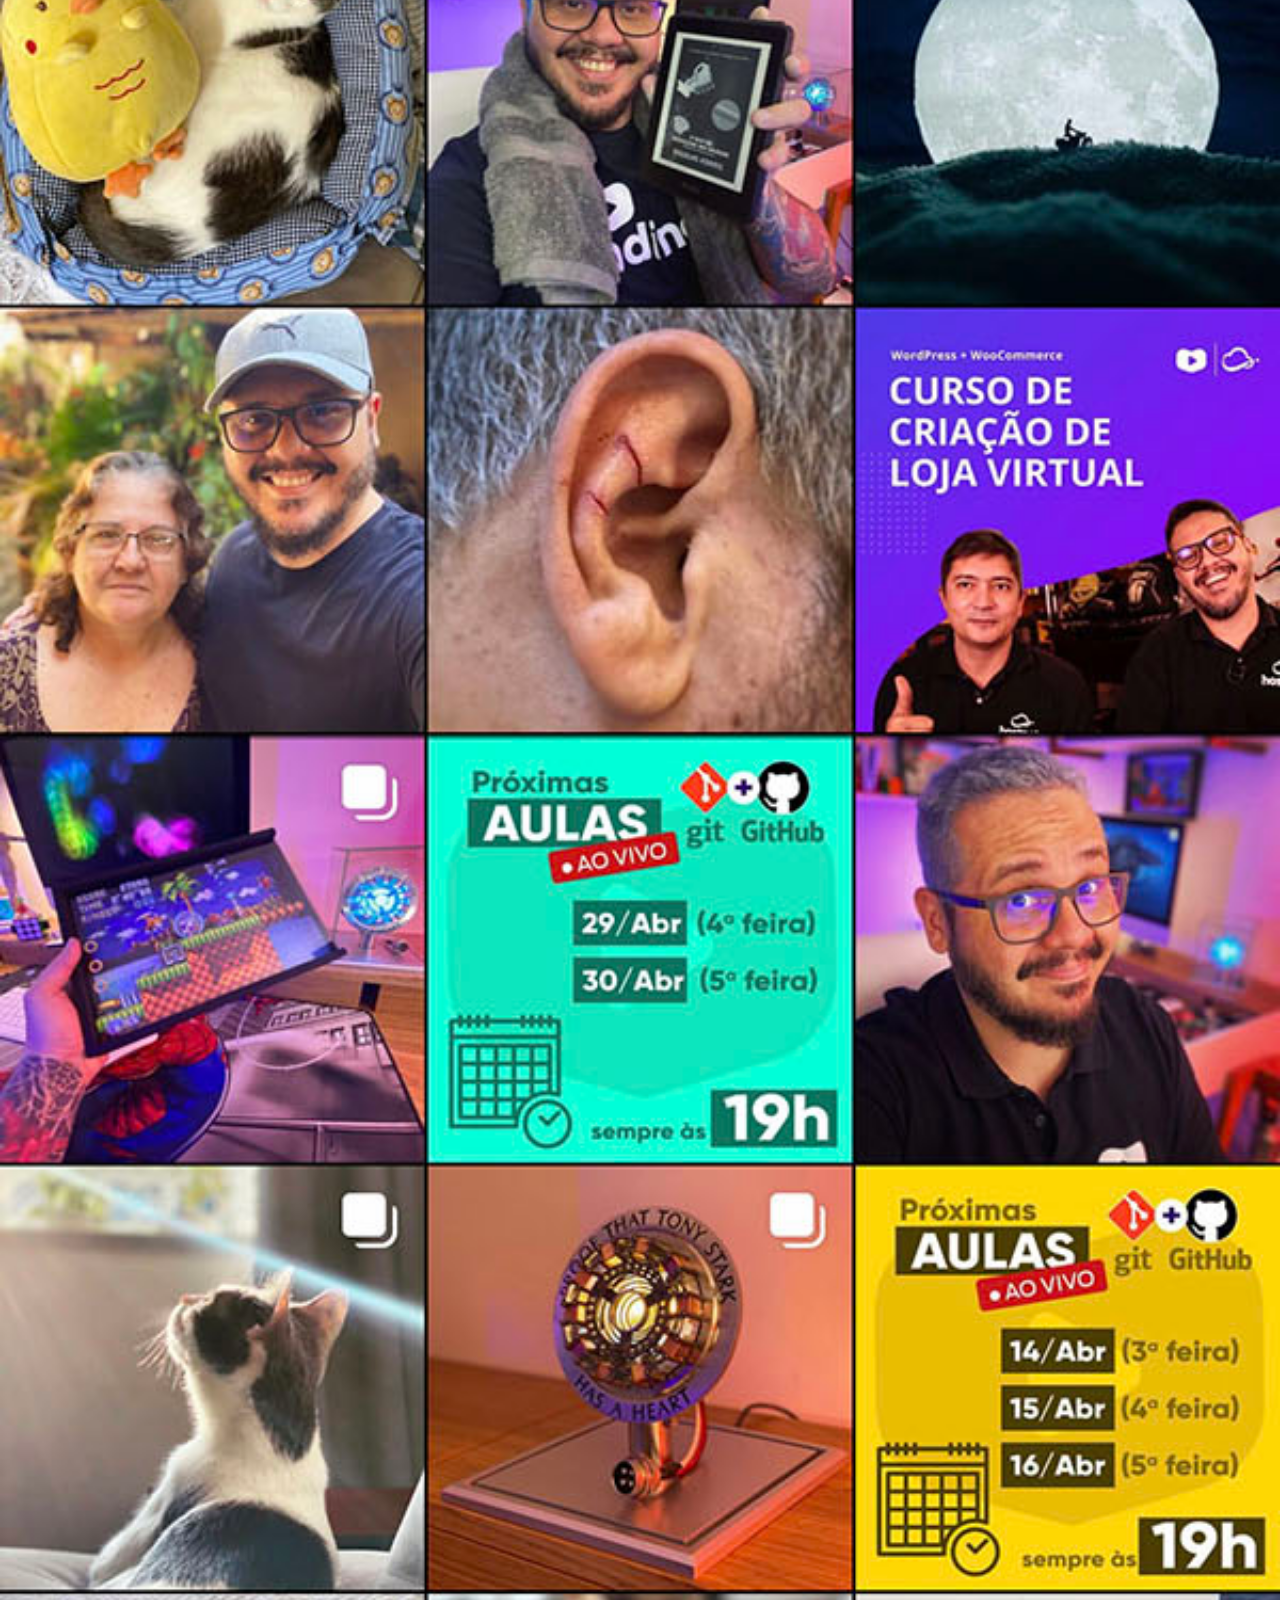
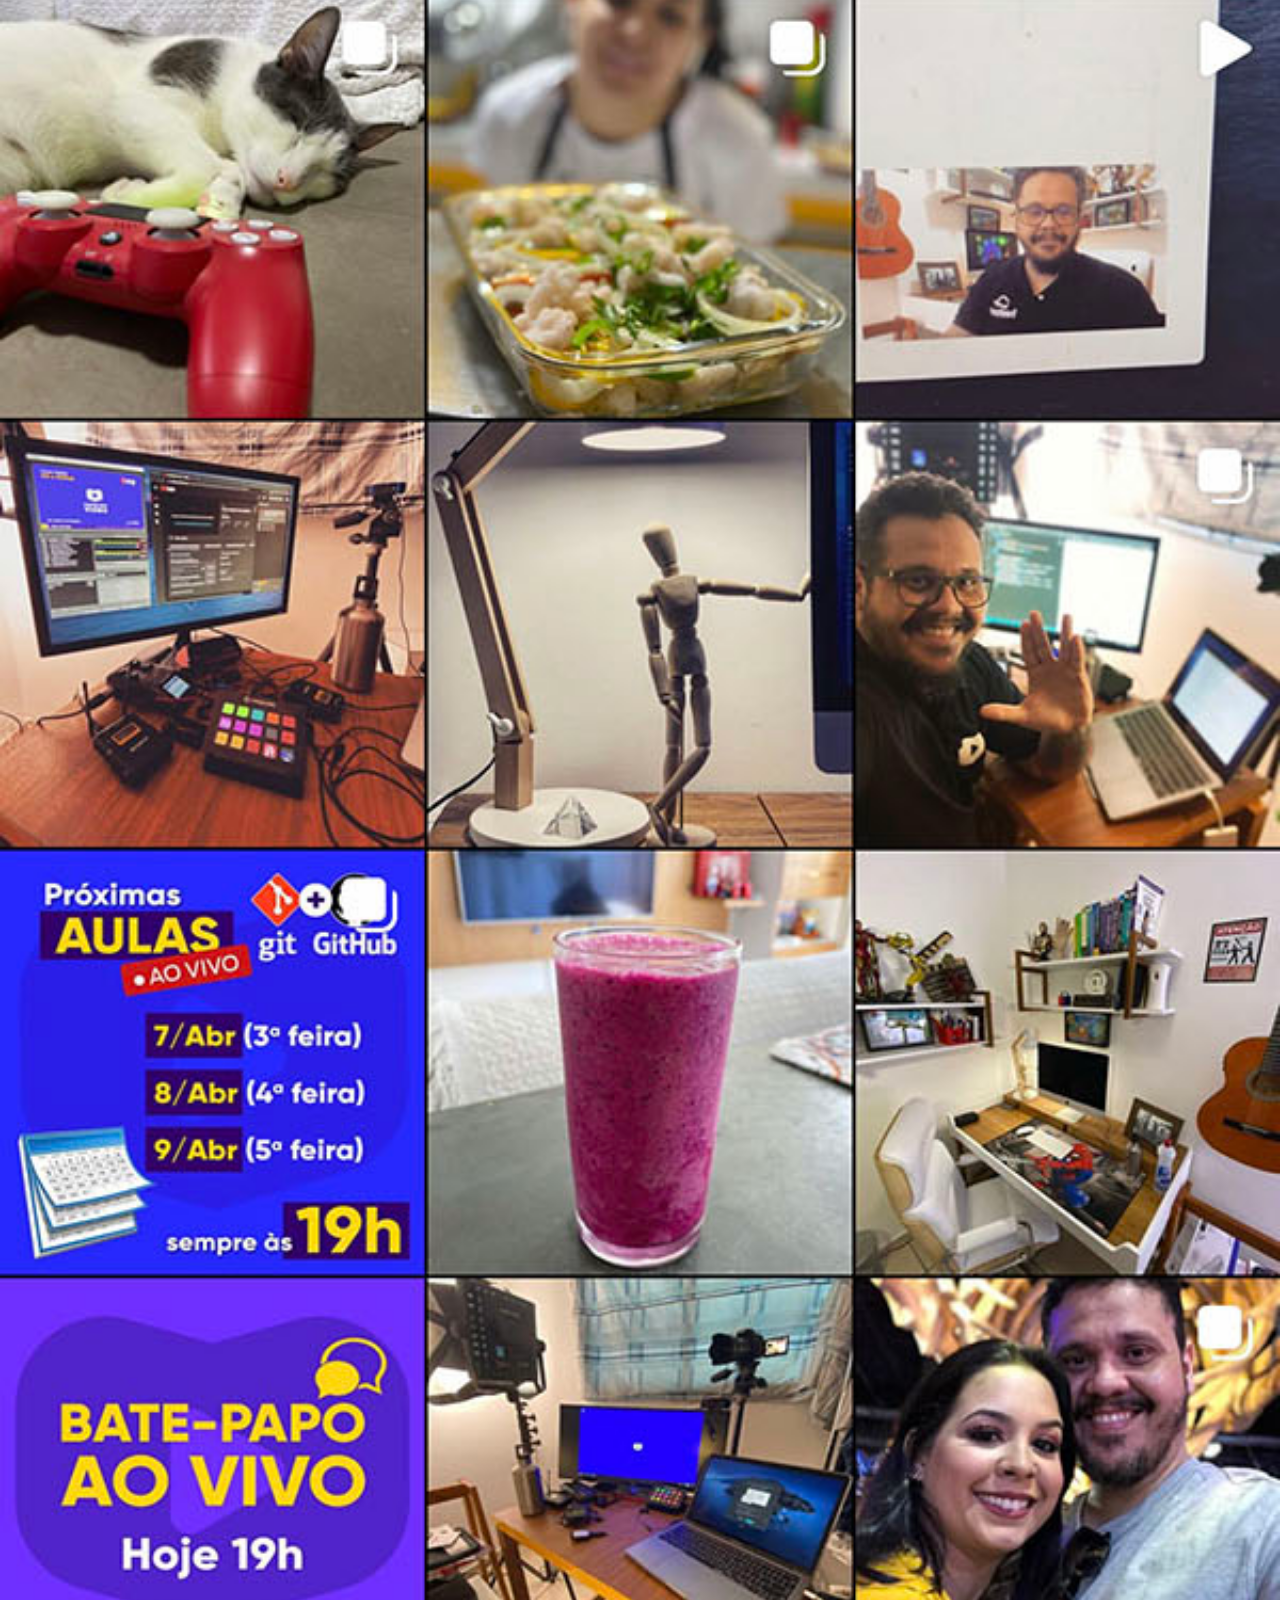
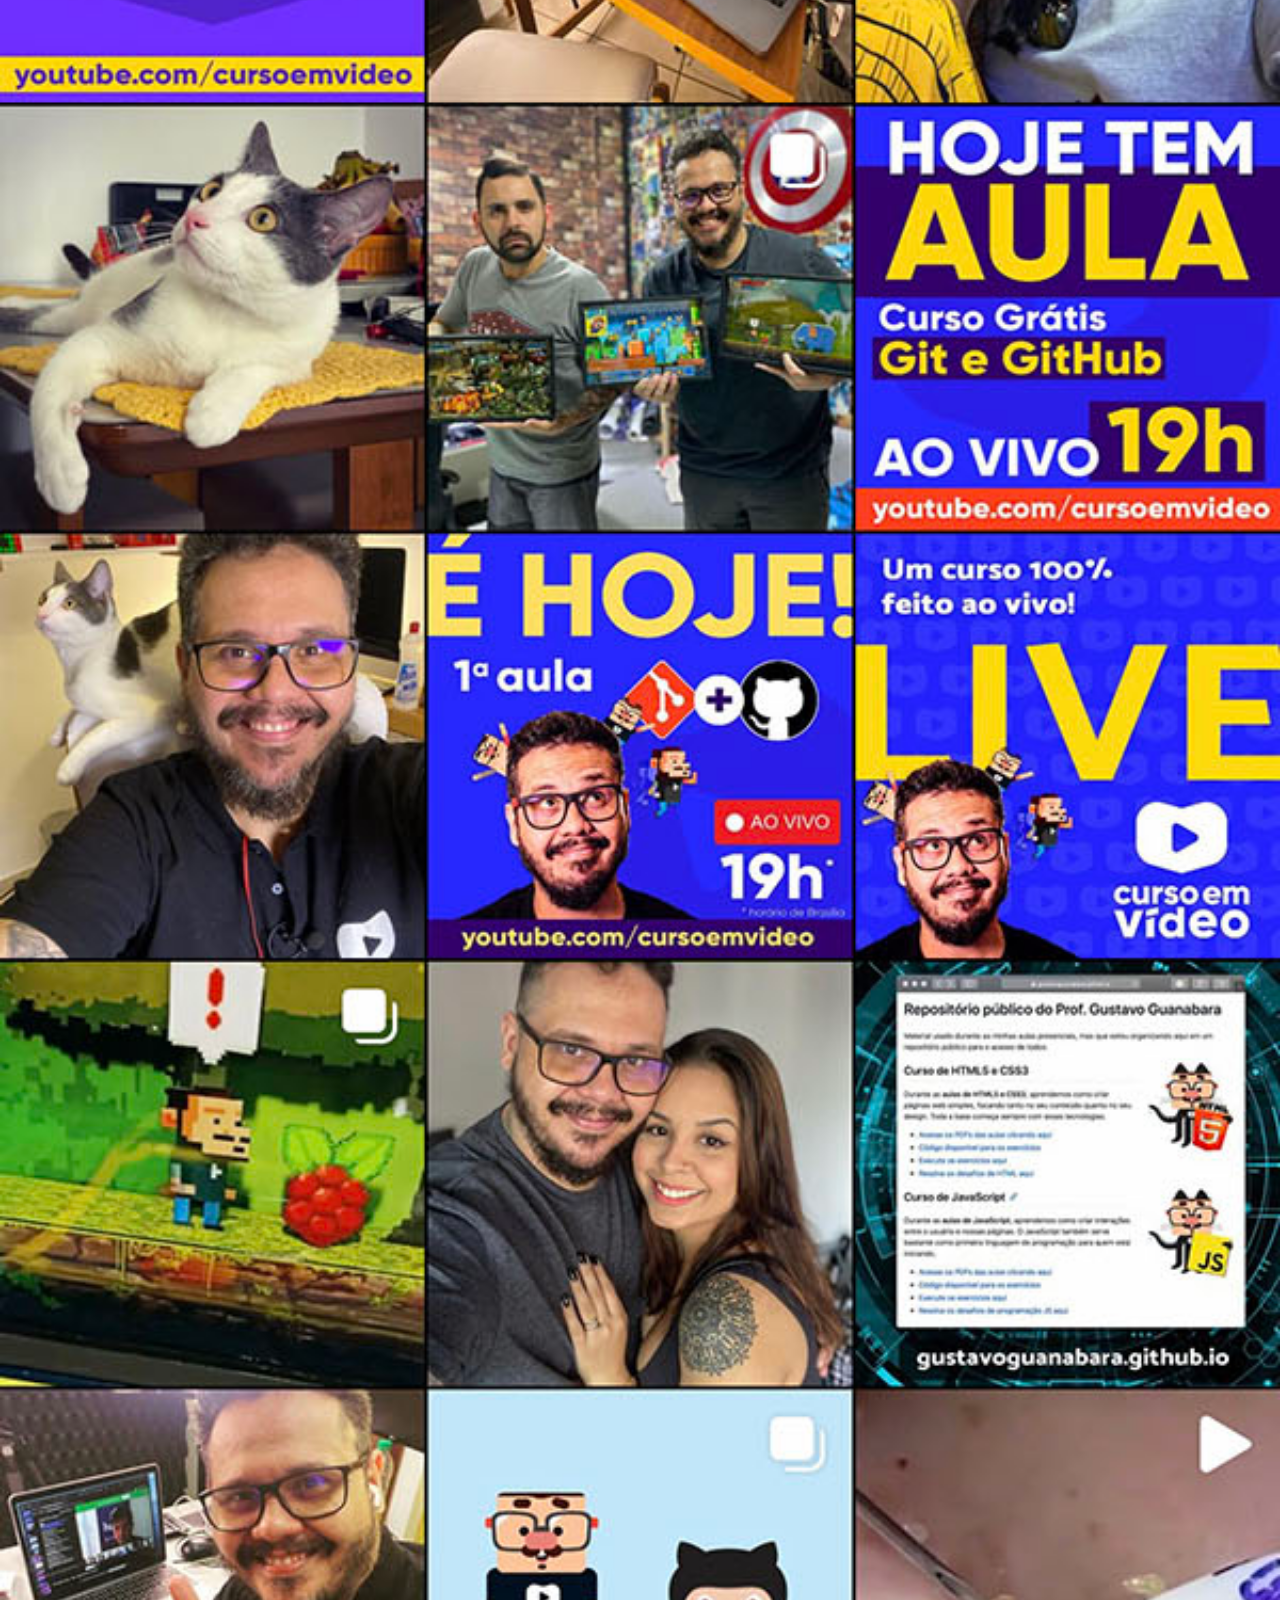
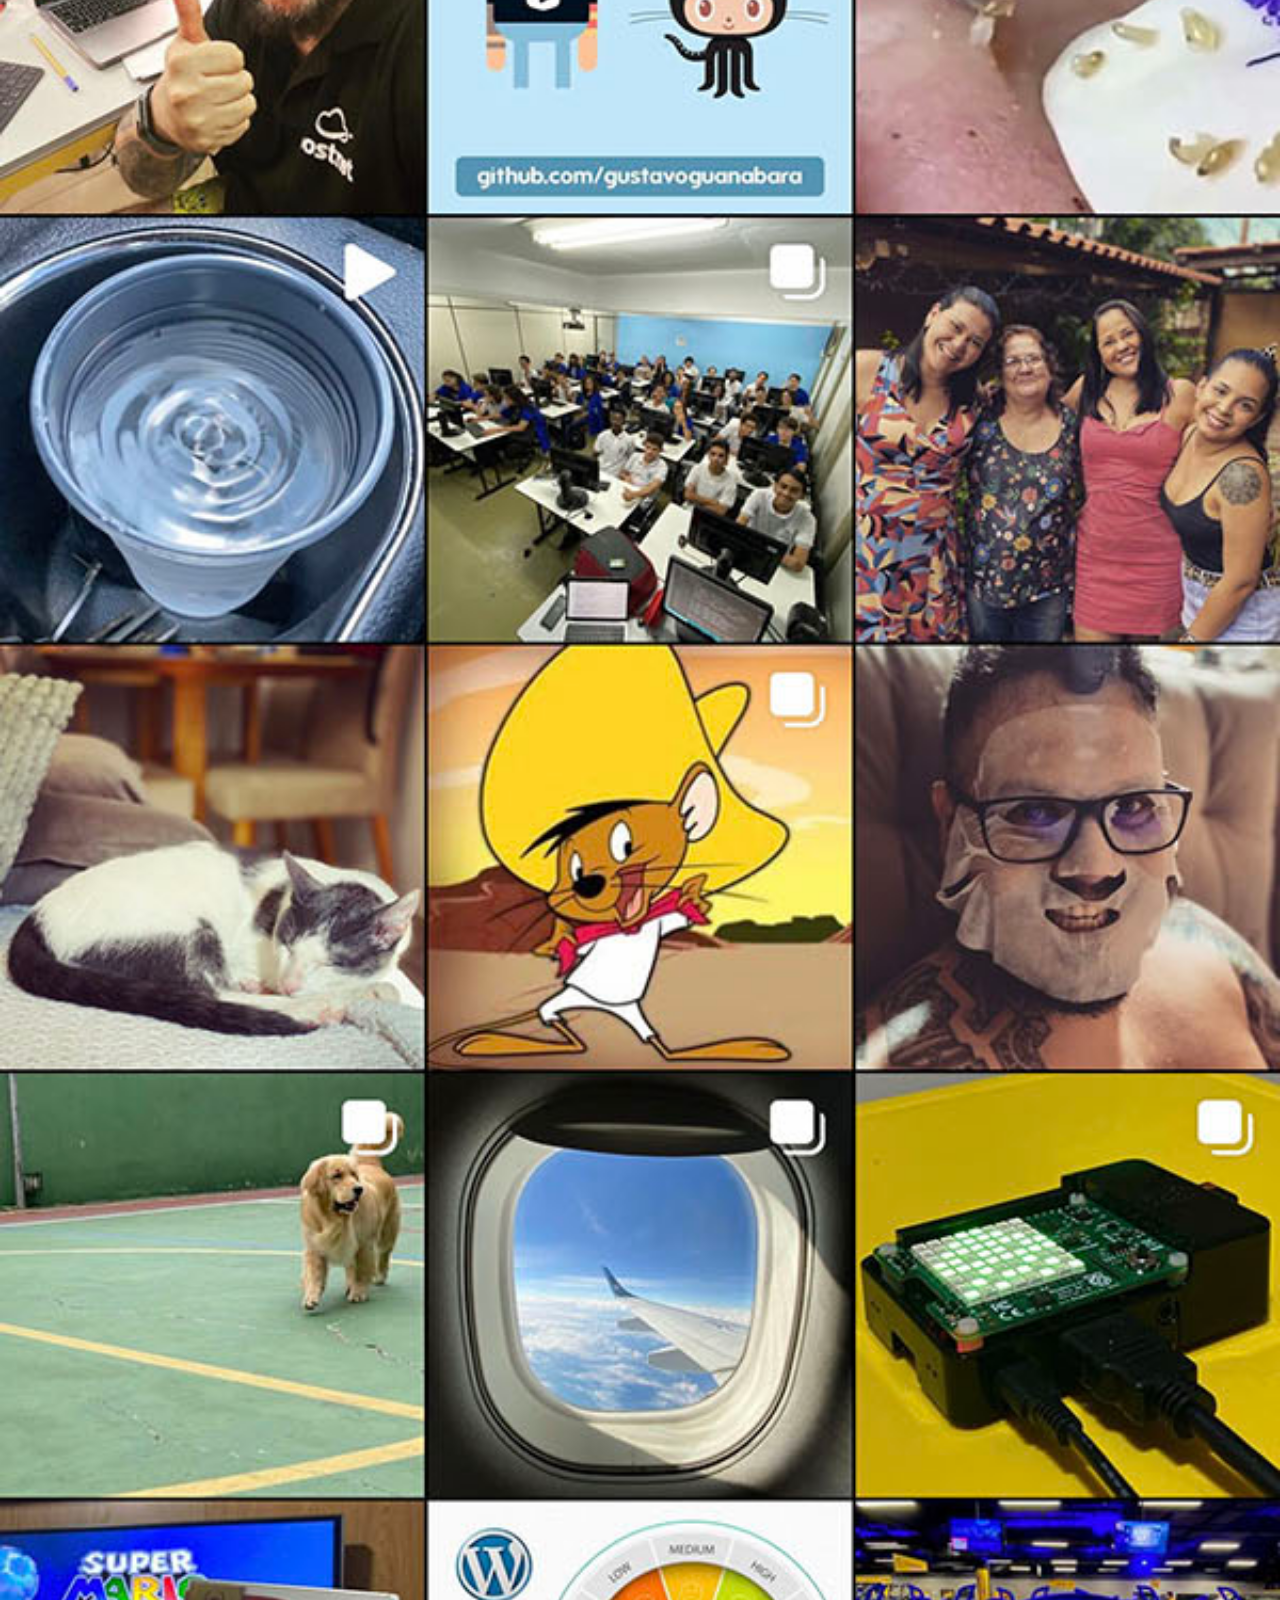
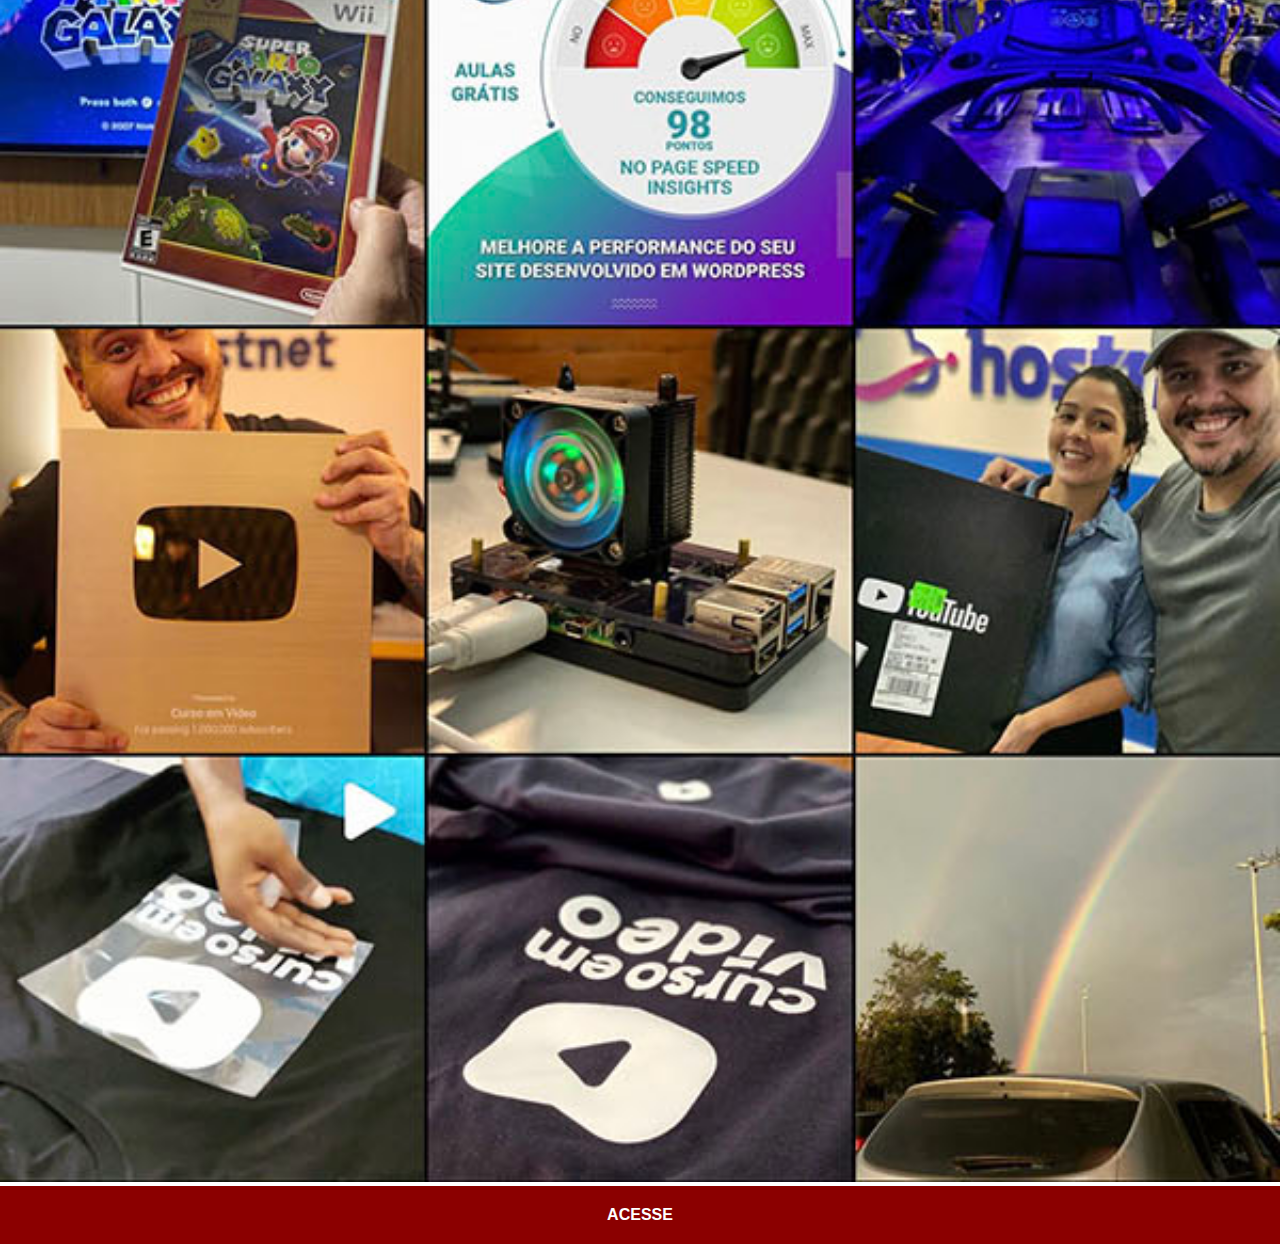
<file: instagram.html>
<!DOCTYPE html>
<html lang="pt-br">
<head>
    <meta charset="UTF-8">
    <meta http-equiv="X-UA-Compatible" content="IE=edge">
    <meta name="viewport" content="width=device-width, initial-scale=1.0">
    <link rel="stylesheet" href="estilos/social.css">
    <title>Instagramt</title>
</head>
<body>
      <img src="imagens/tela-instagram.jpg" alt="Instagram">
      <a href="https://www.instagram.com/gustavoguanabara/">ACESSE</a>
</body>
</html>
</file>
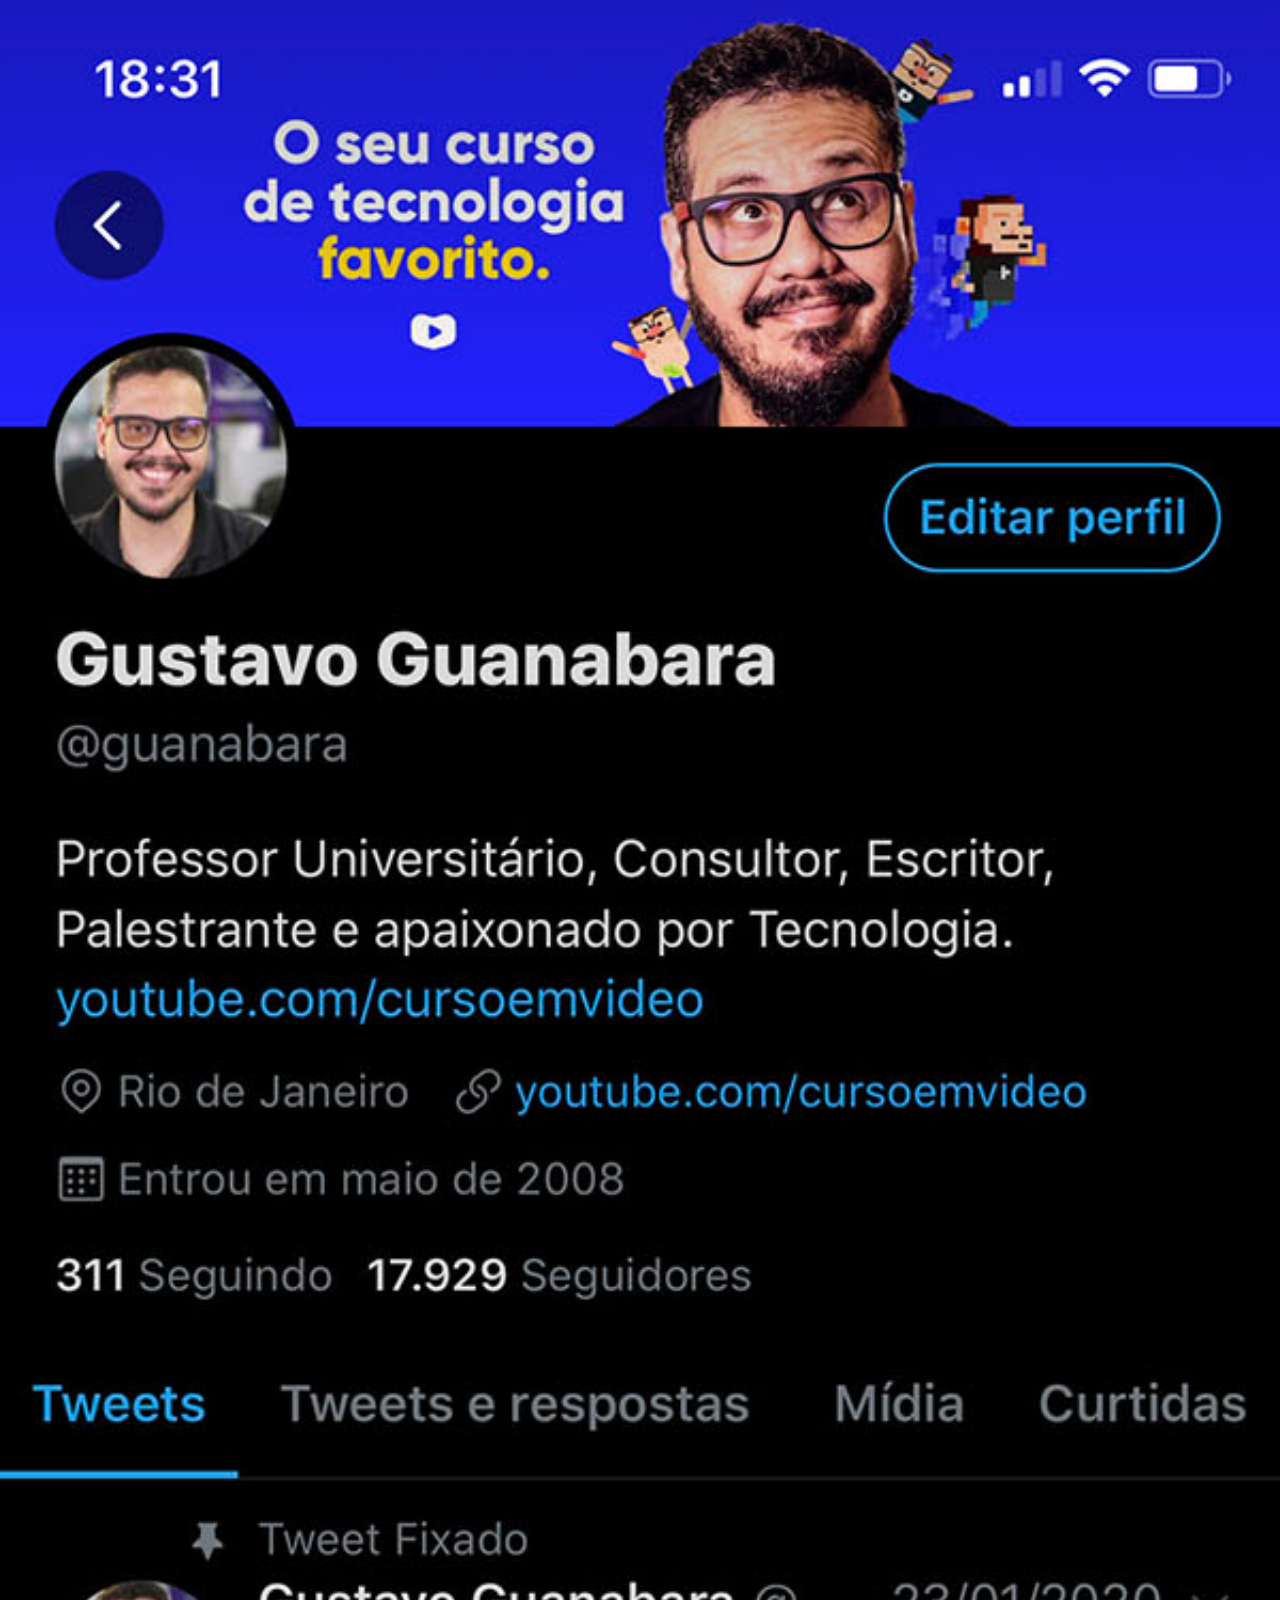
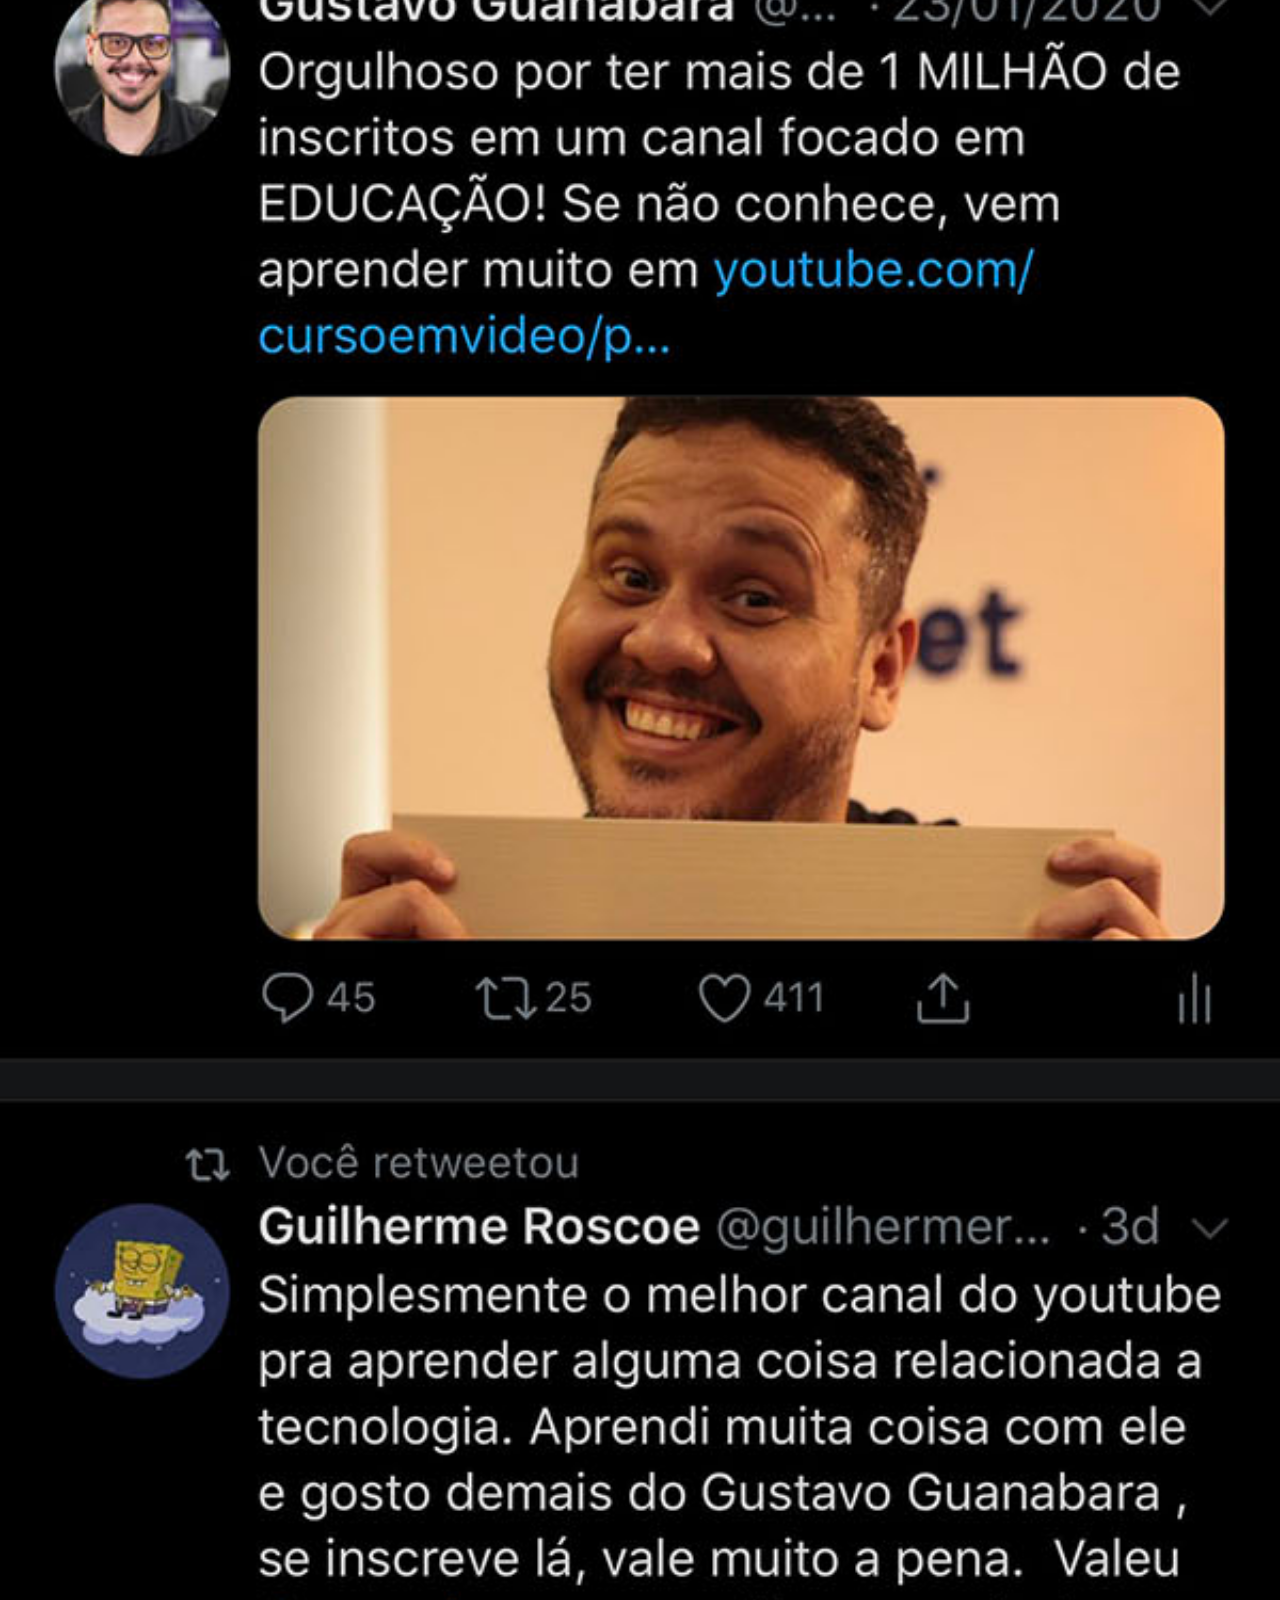
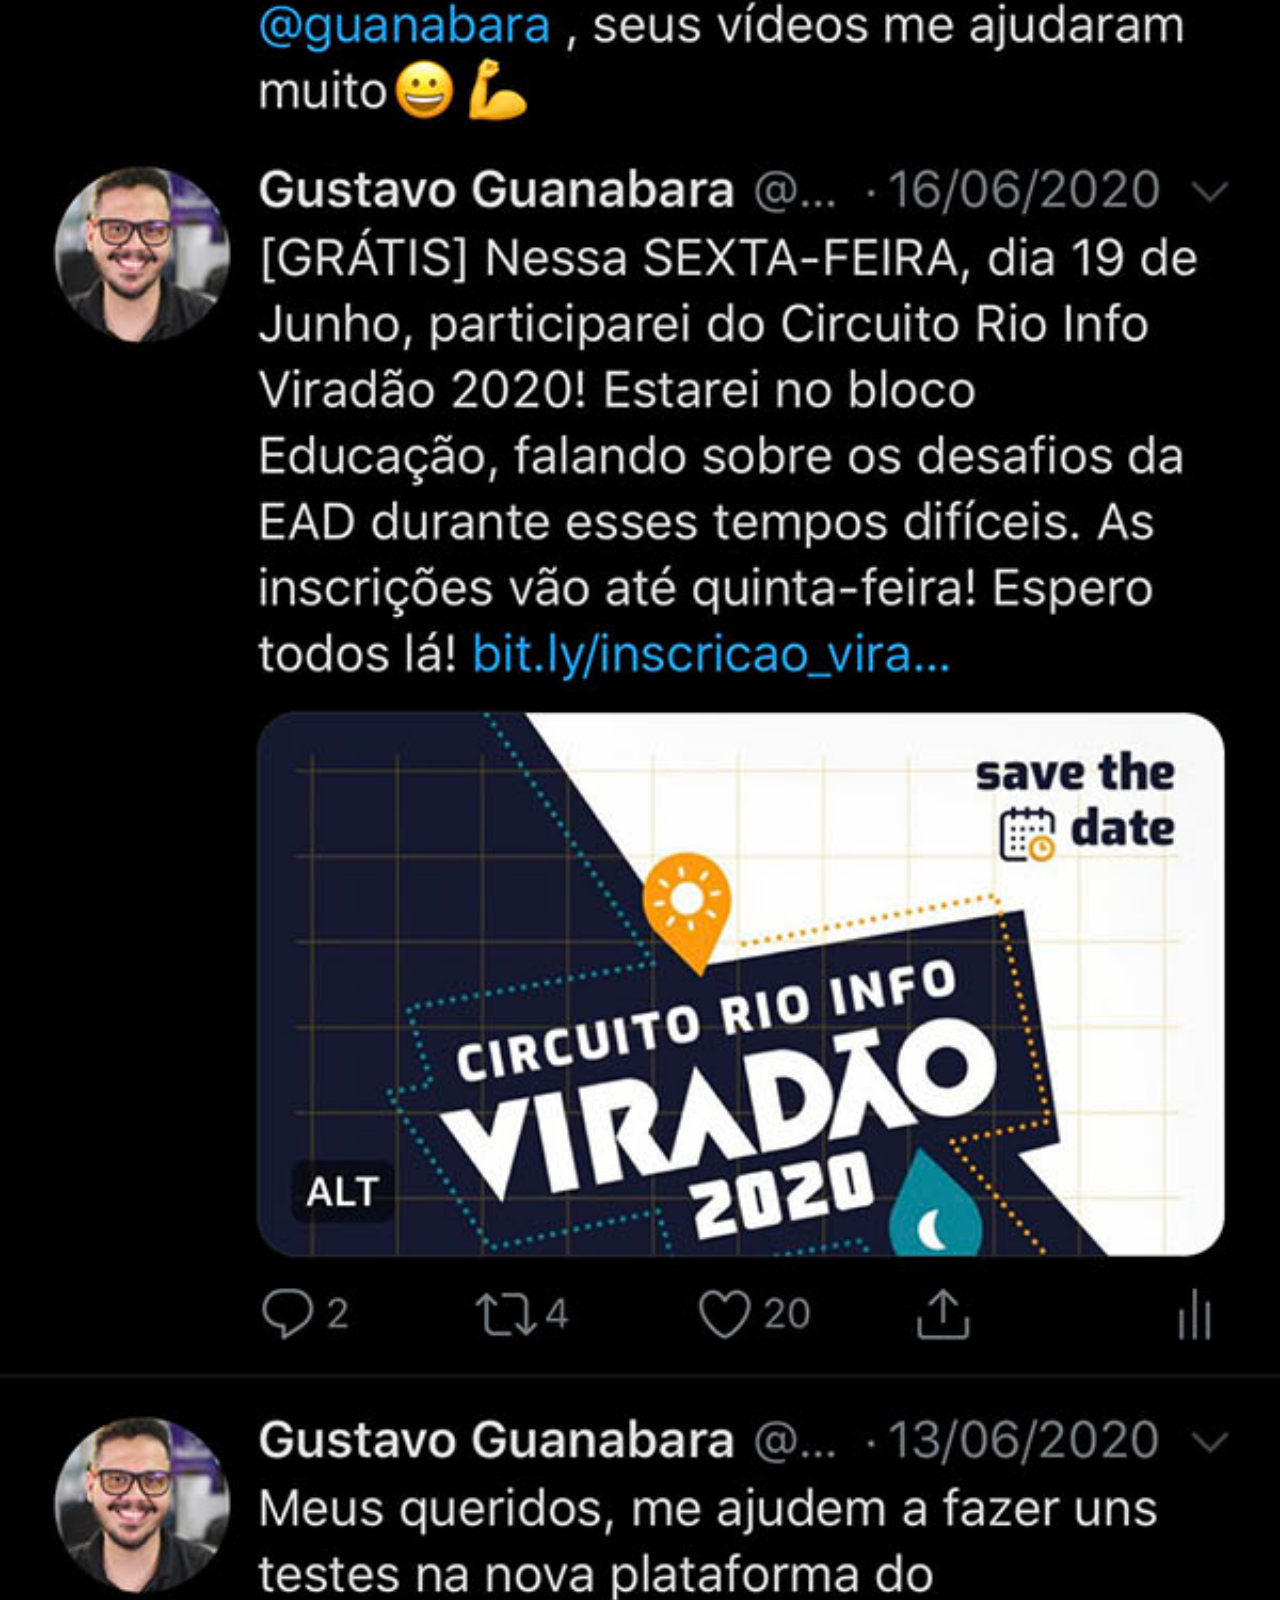
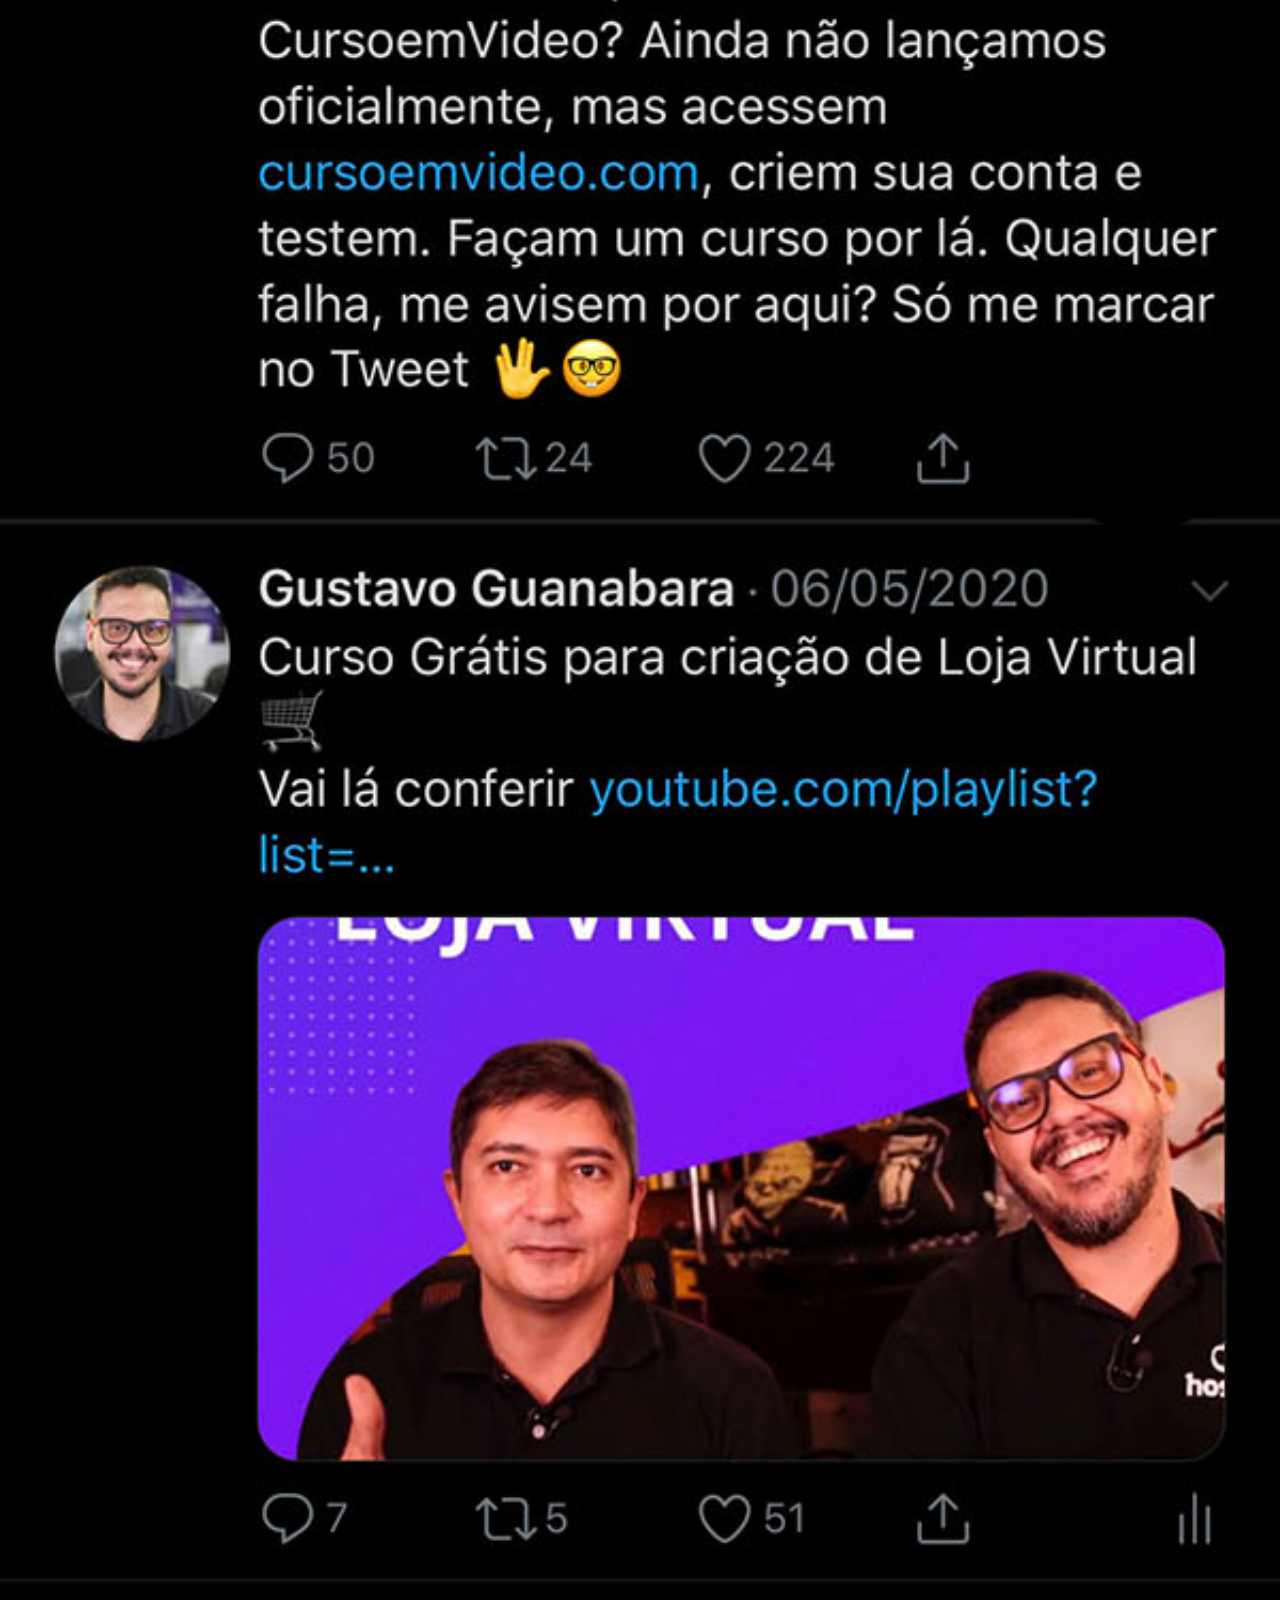
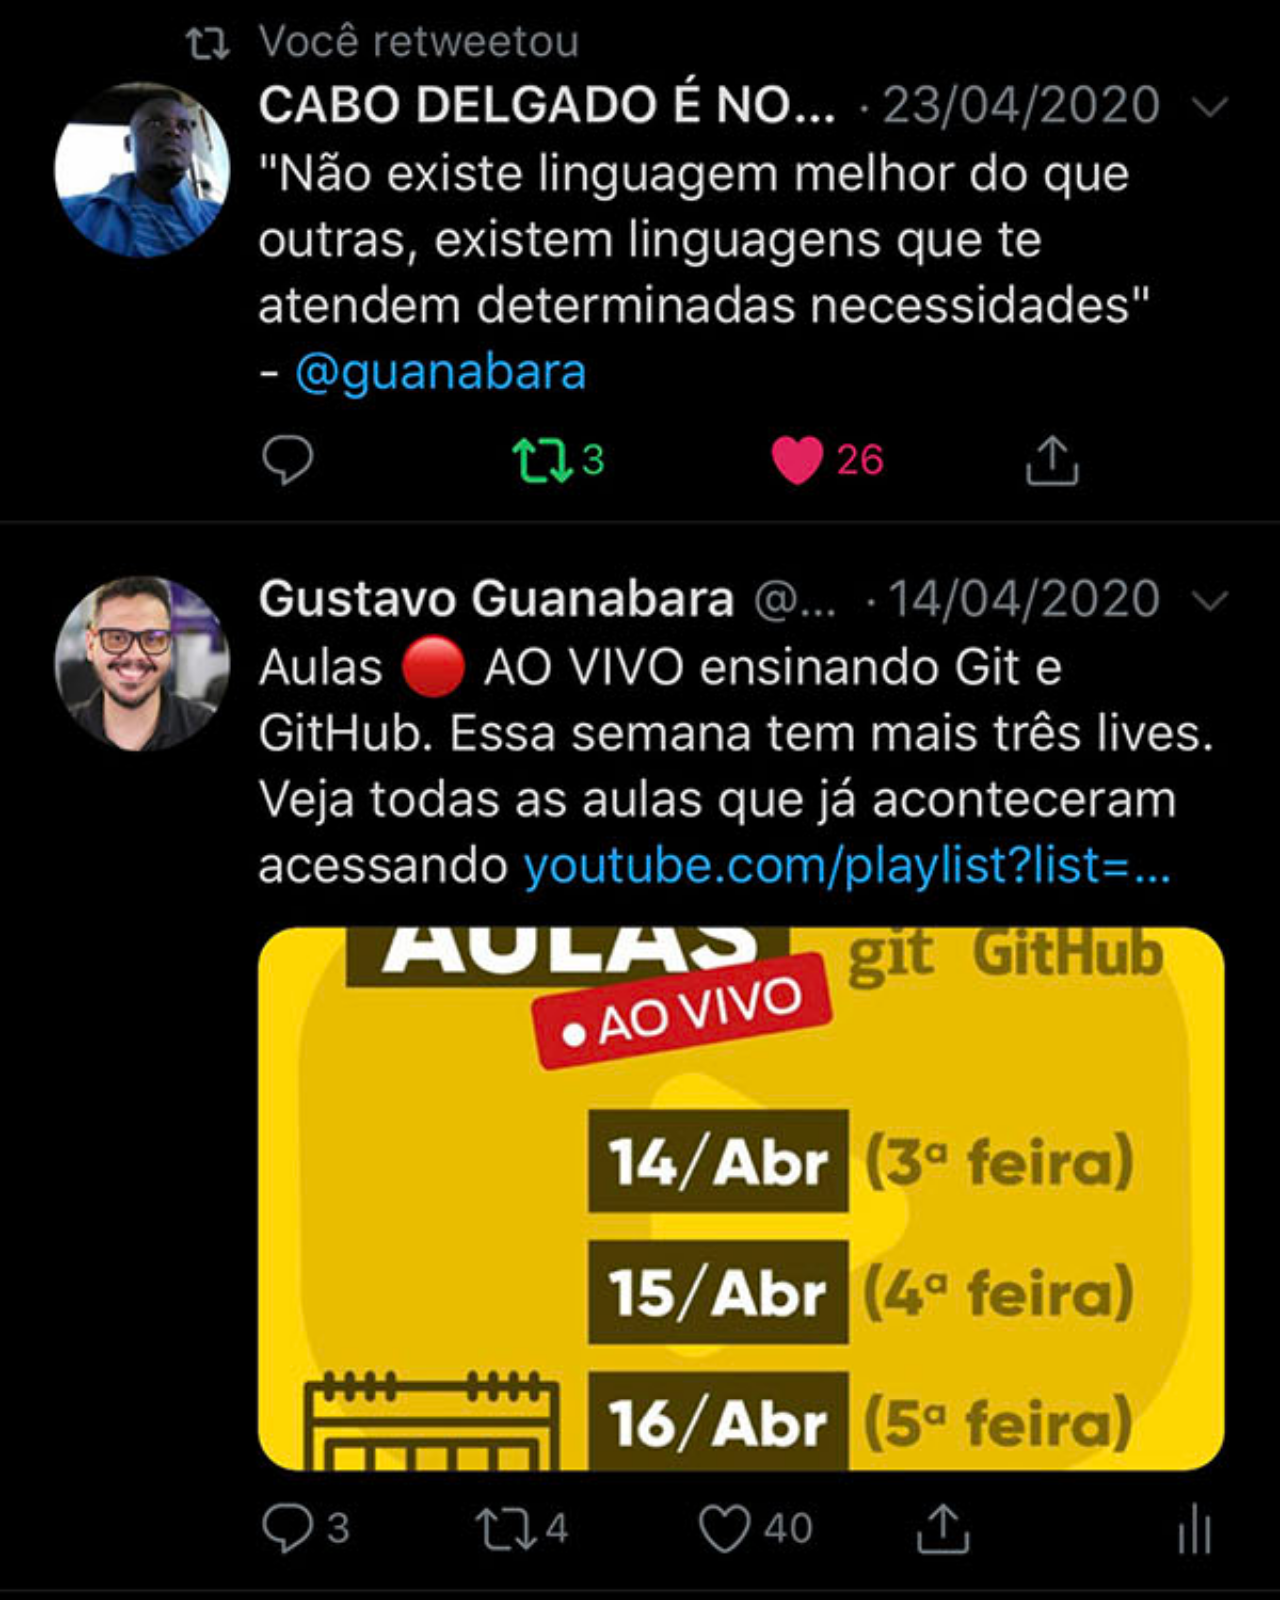
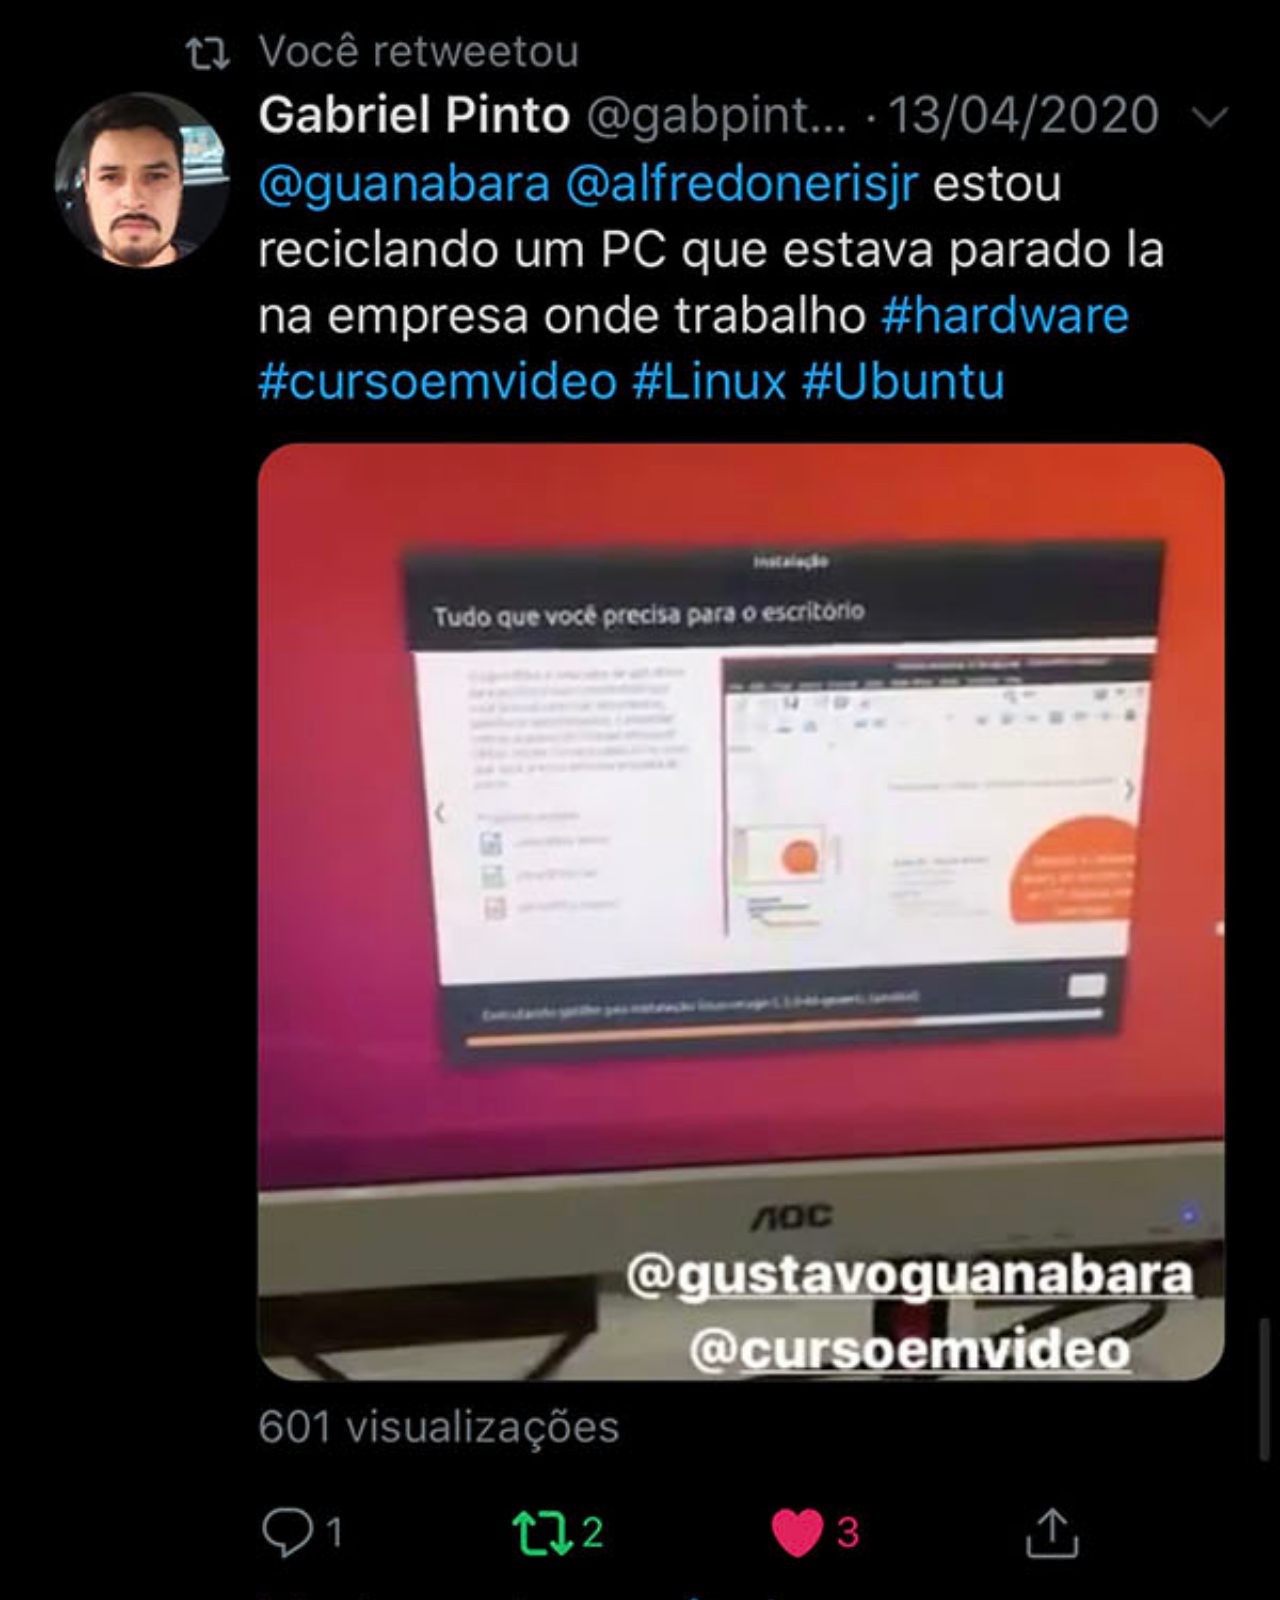
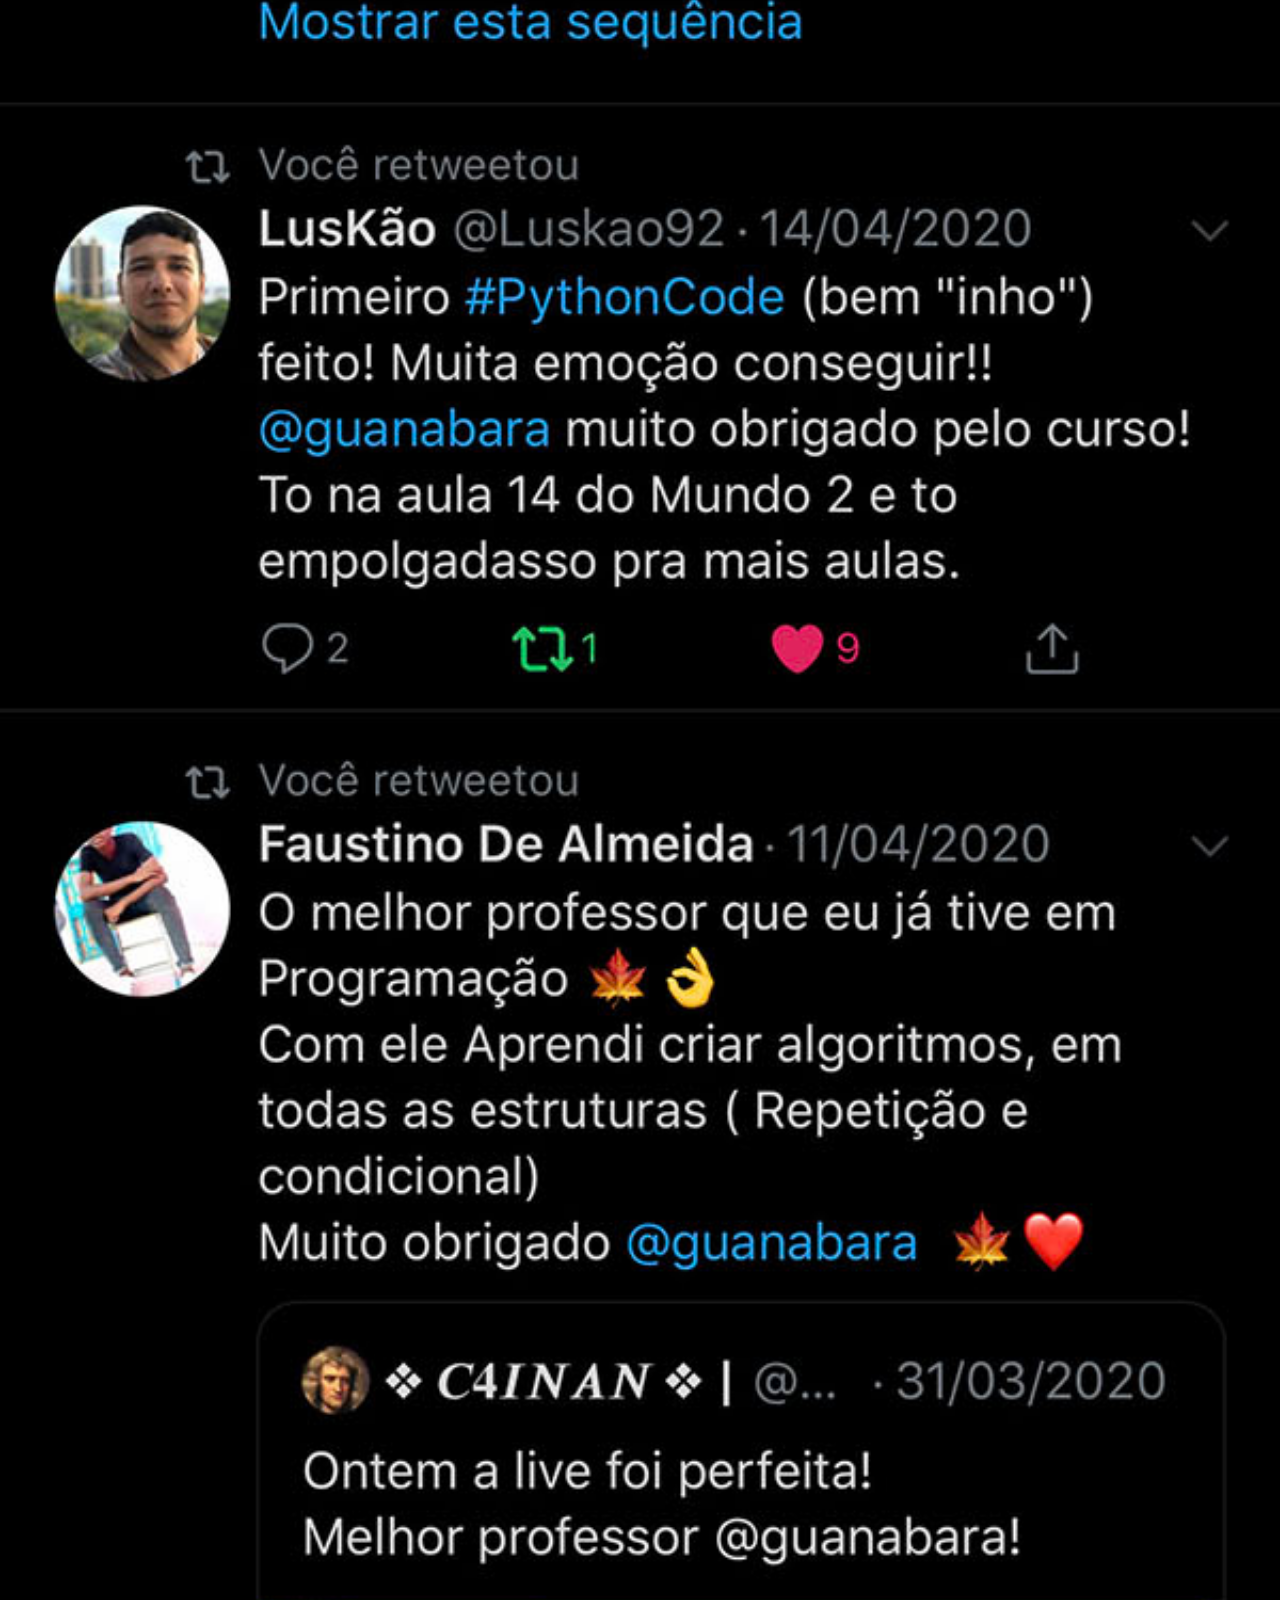
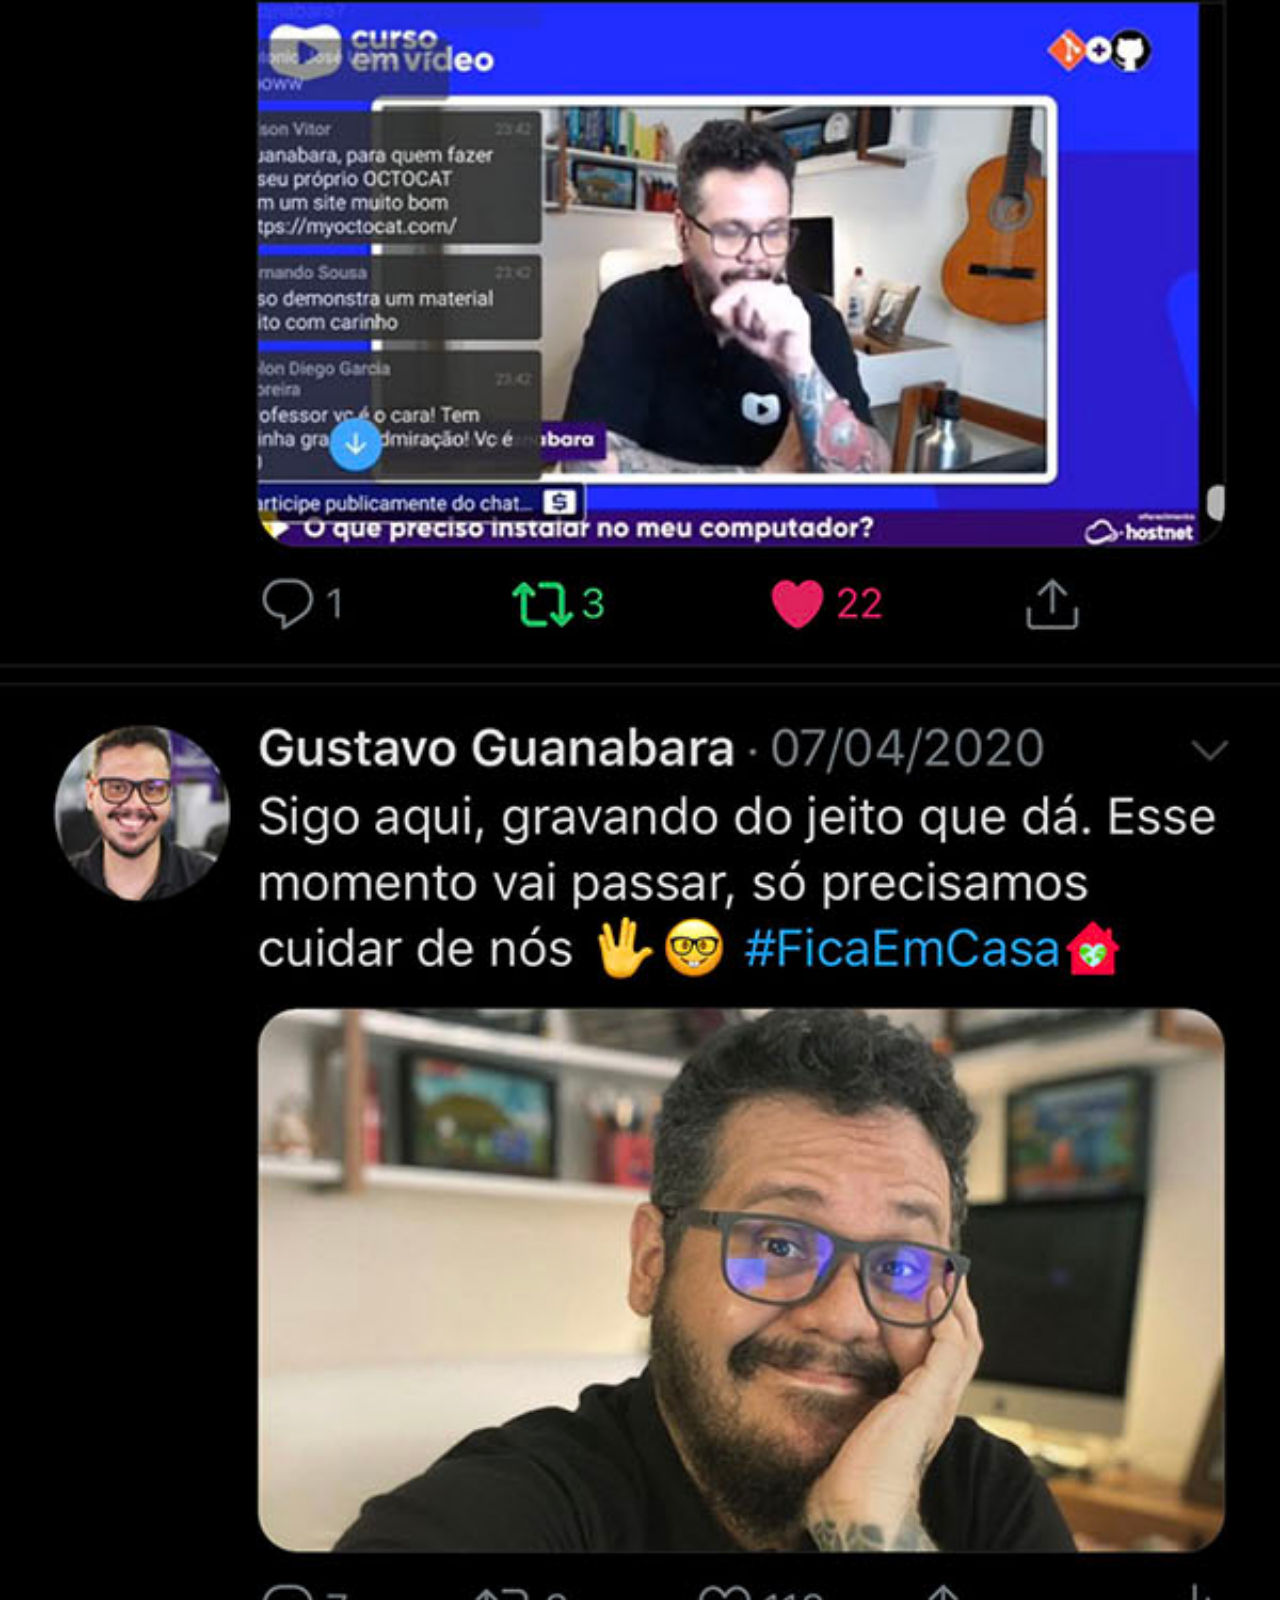
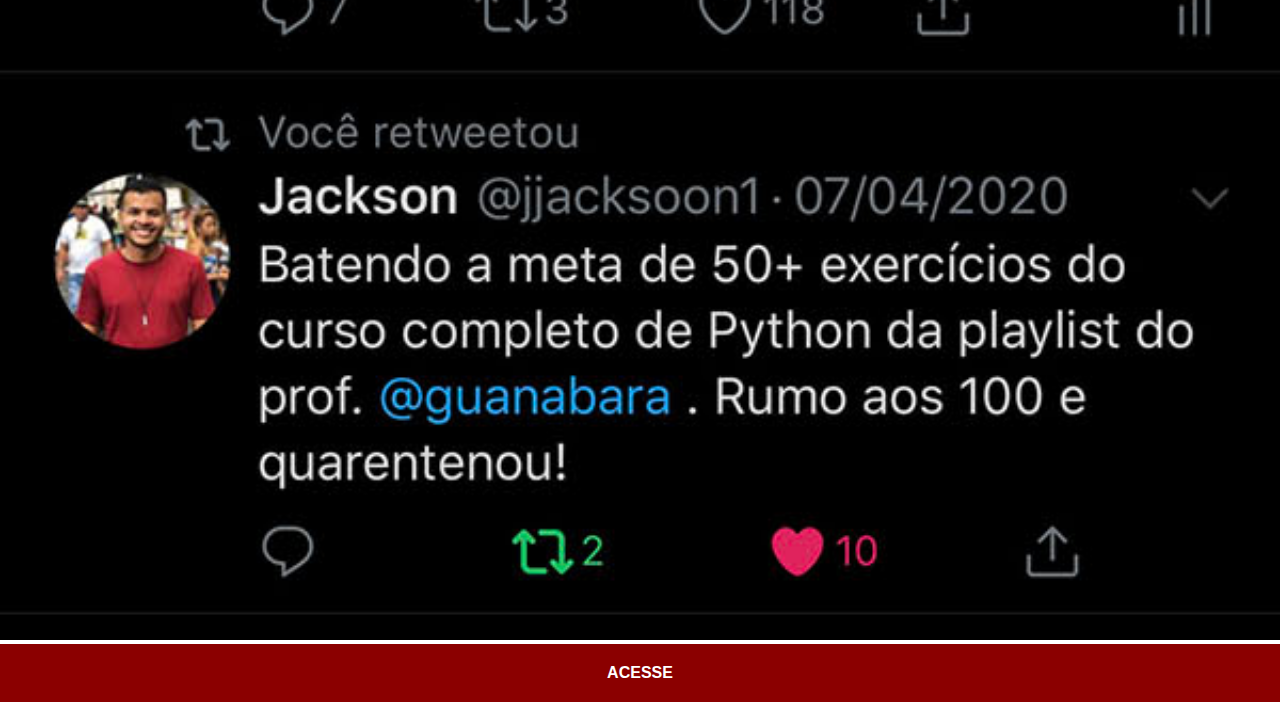
<file: twitter.html>
<!DOCTYPE html>
<html lang="pt-br">
<head>
    <meta charset="UTF-8">
    <meta http-equiv="X-UA-Compatible" content="IE=edge">
    <meta name="viewport" content="width=device-width, initial-scale=1.0">
    <link rel="stylesheet" href="estilos/social.css">
    <title>Twitter</title>
</head>
<body>
    <img src="imagens/tela-twitter.jpg" alt="Twitter">
    <a href="https://twitter.com/guanabara">ACESSE</a>
</body>
</html>
</file>
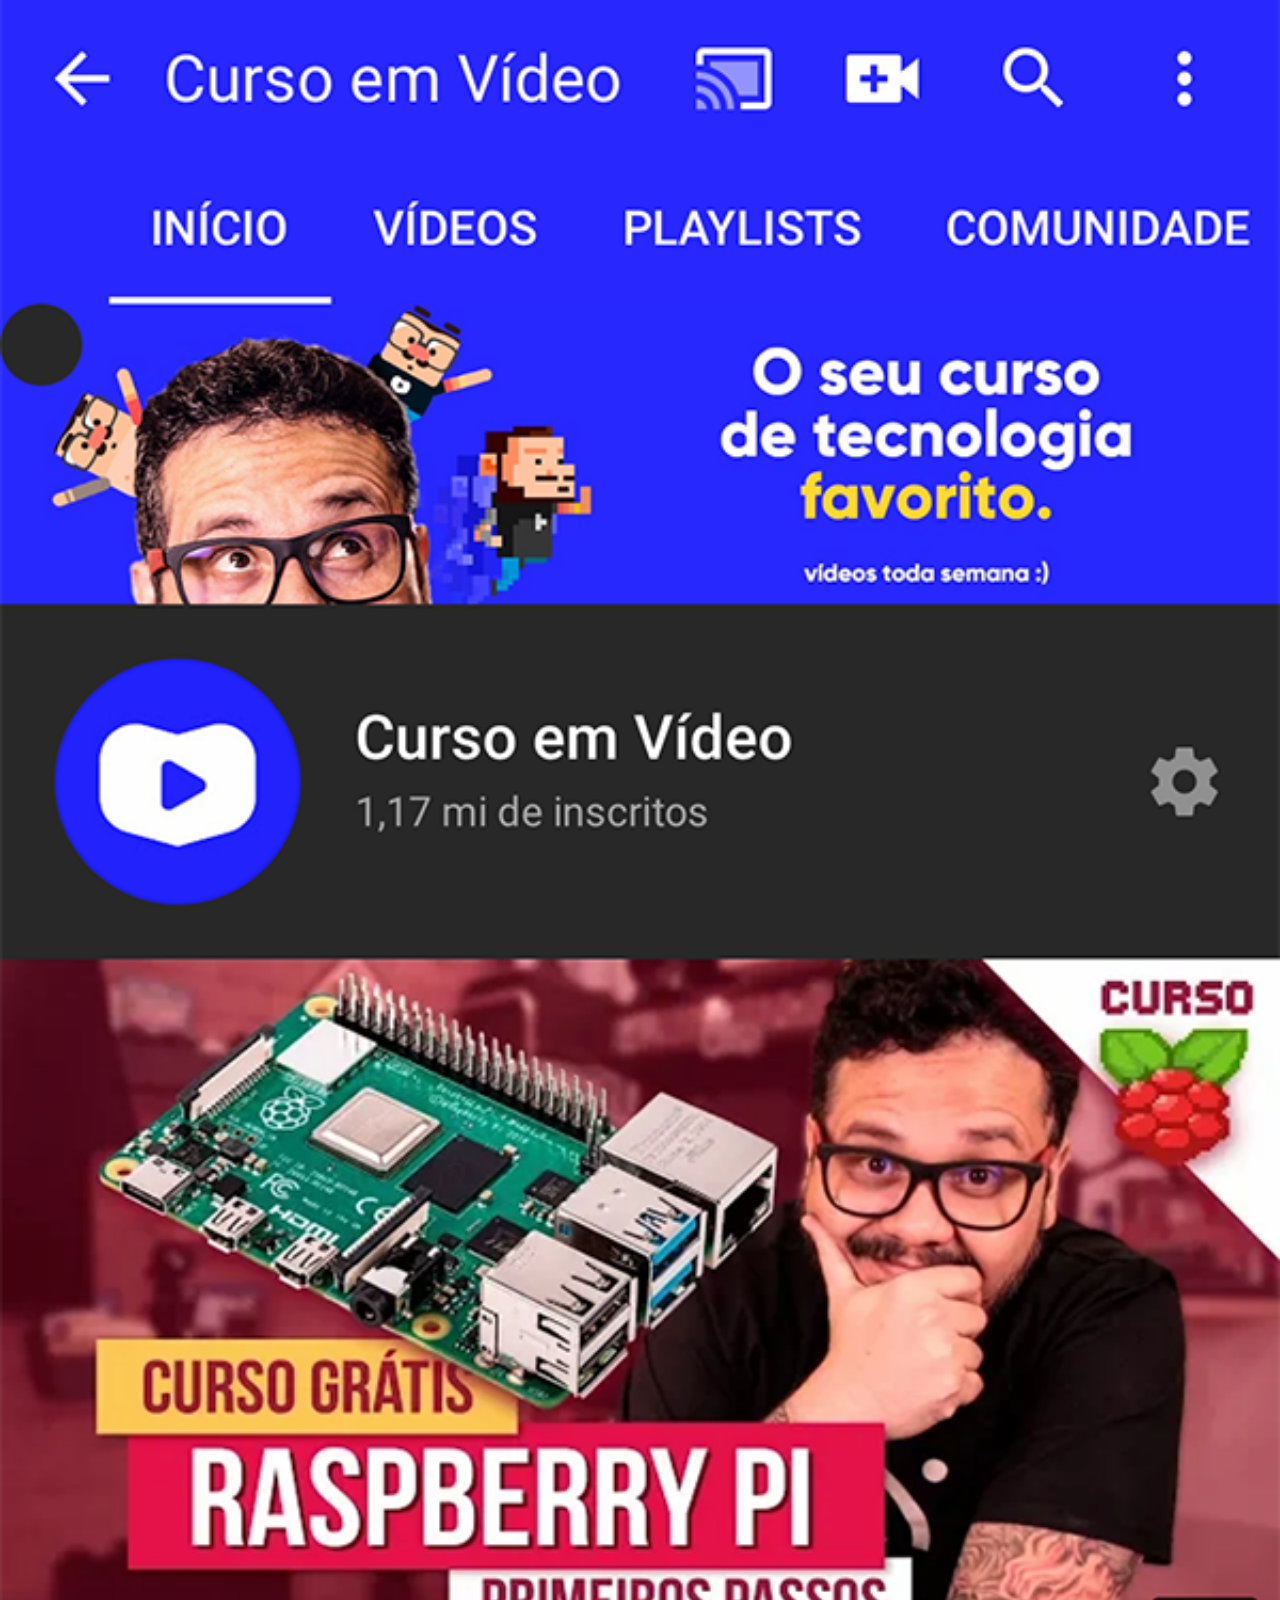
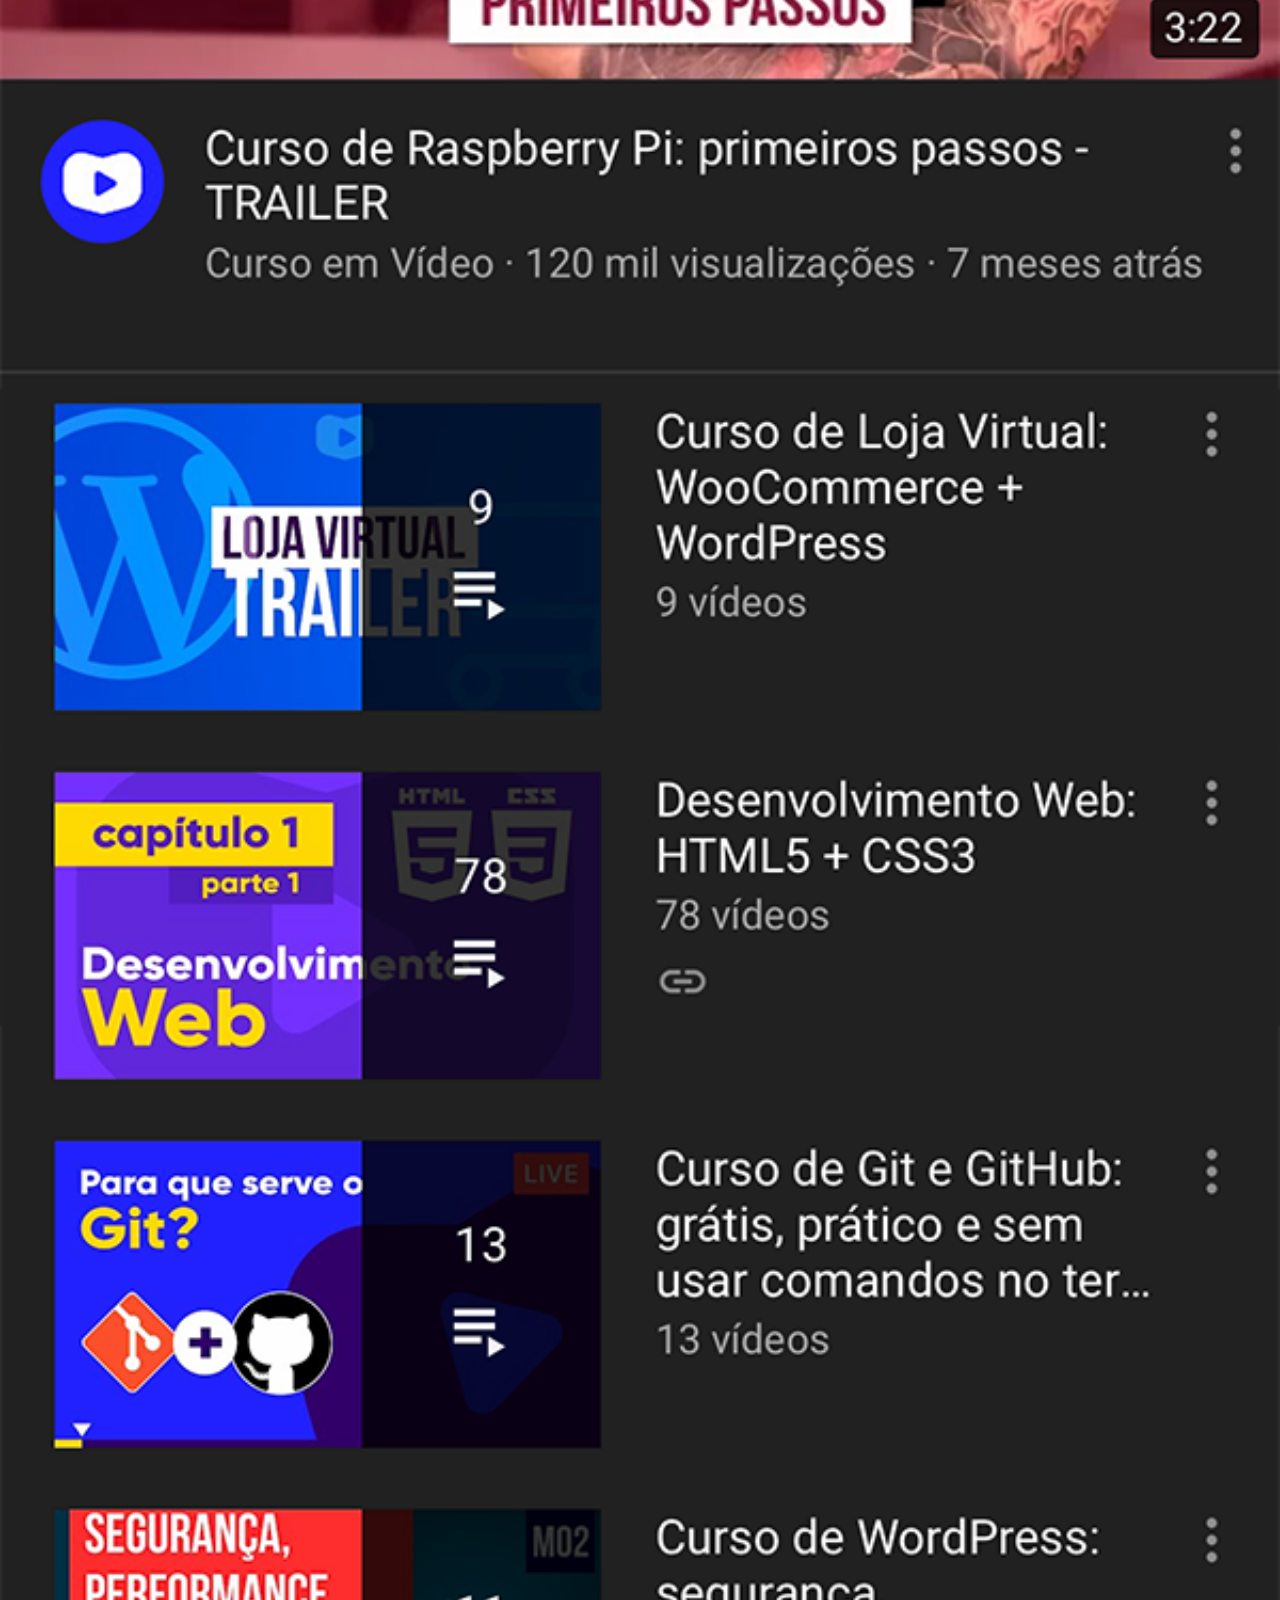
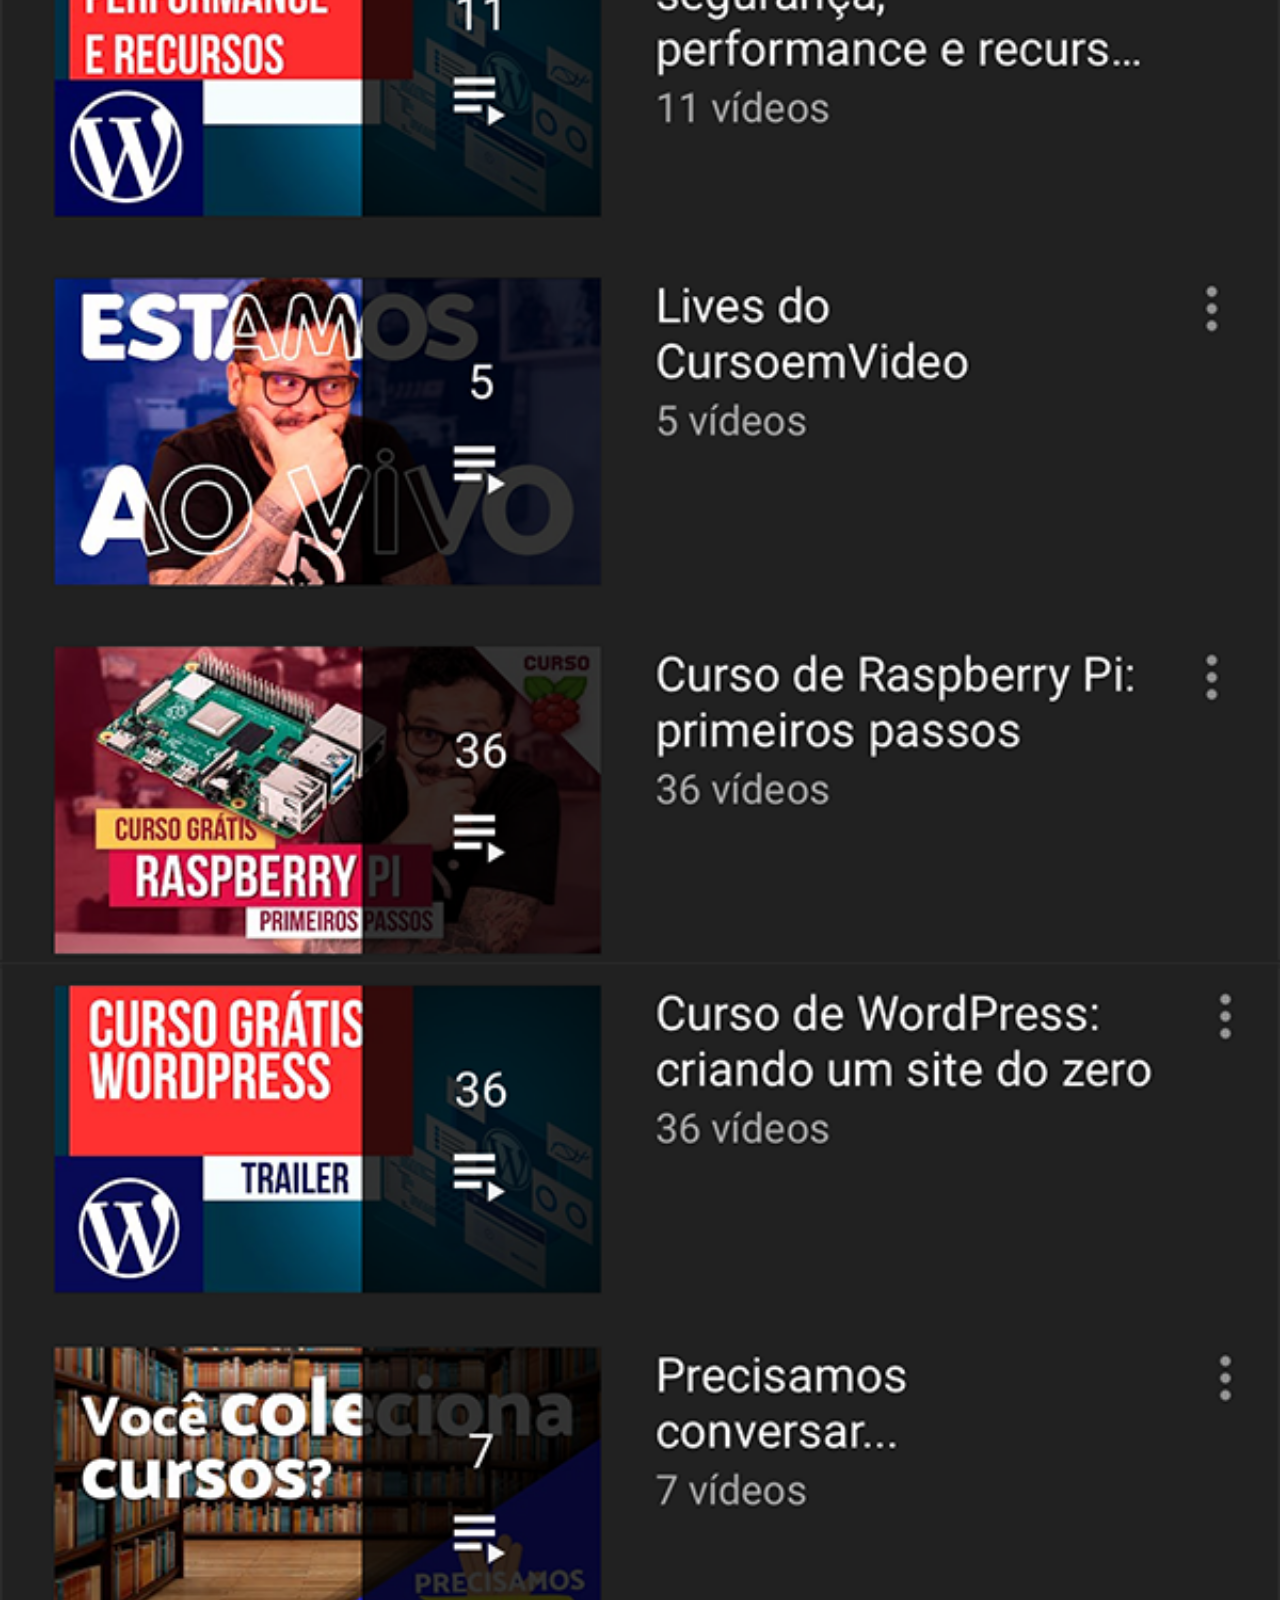
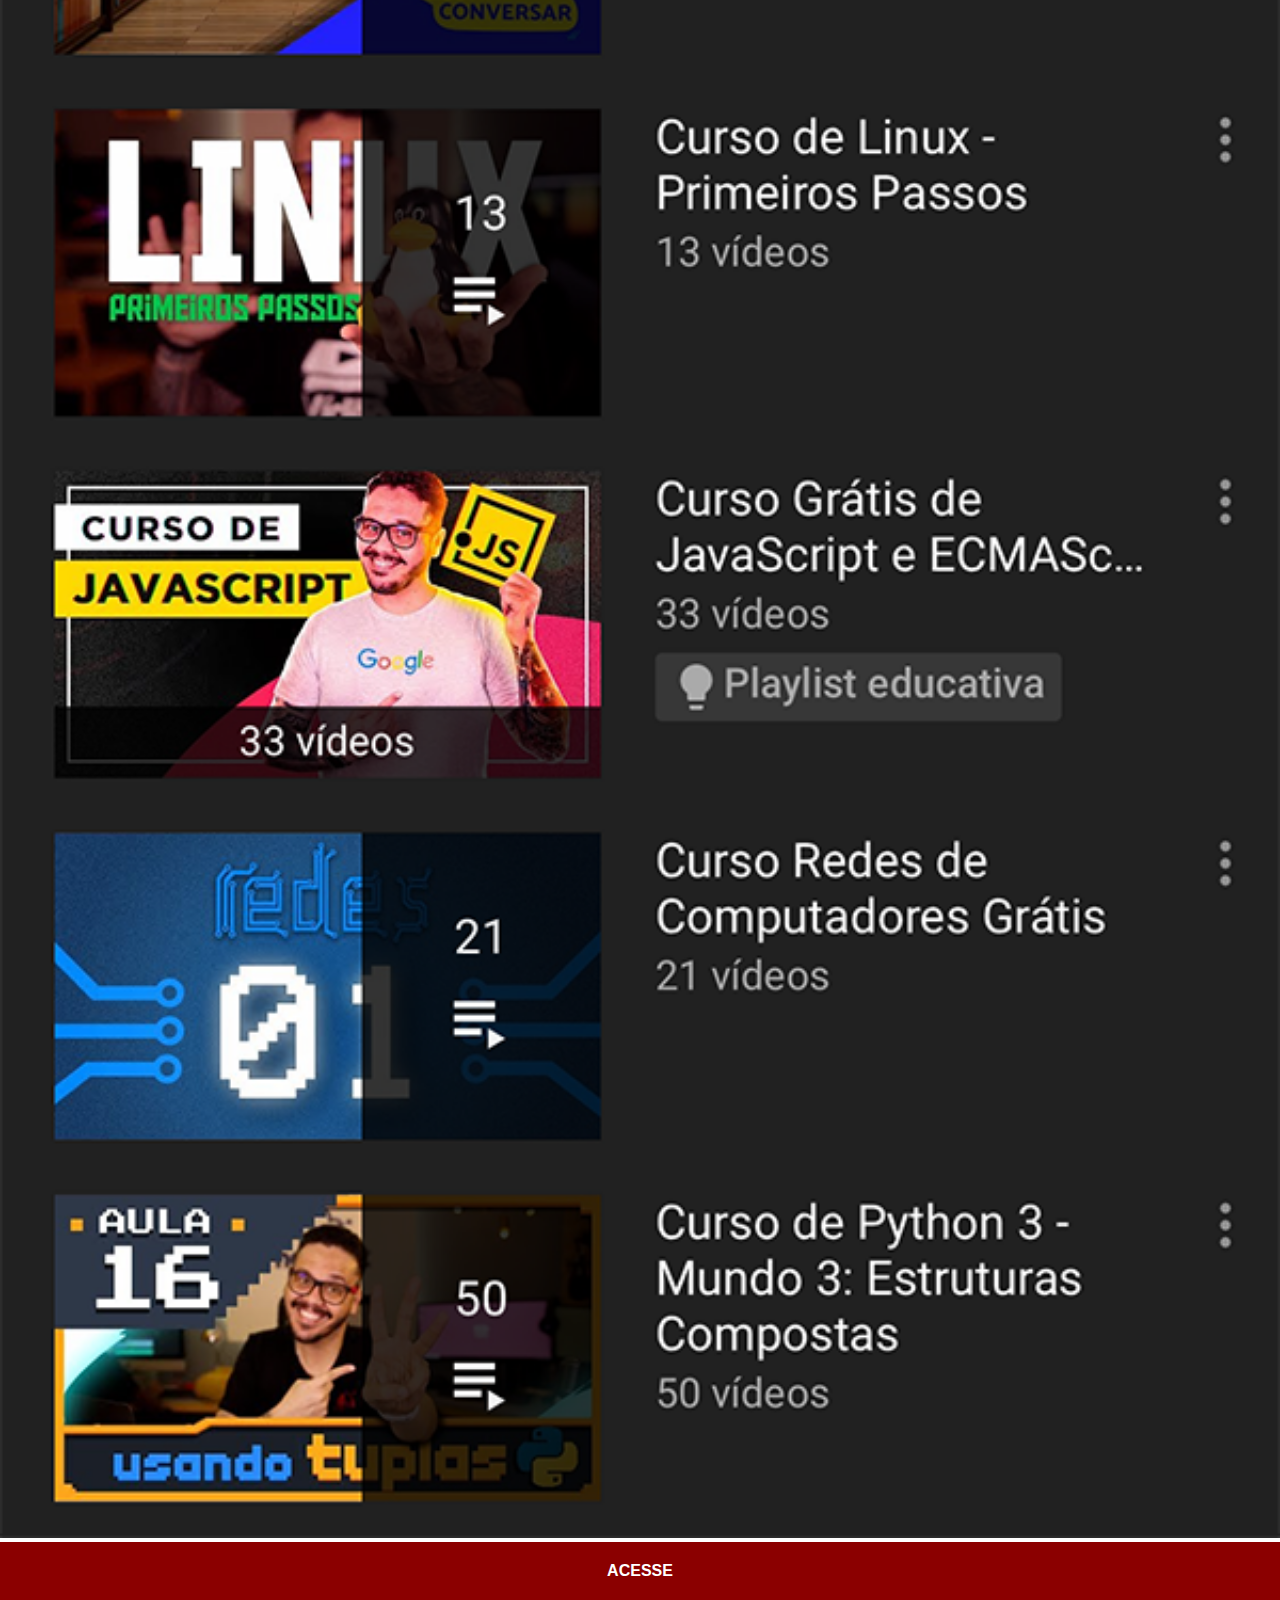
<file: youtube.html>
<!DOCTYPE html>
<html lang="pt-br">
<head>
    <meta charset="UTF-8">
    <meta http-equiv="X-UA-Compatible" content="IE=edge">
    <meta name="viewport" content="width=device-width, initial-scale=1.0">
    <link rel="stylesheet" href="estilos/social.css">
    <title>YouTube</title>
</head>
<body>
     <img src="imagens/tela-youtube.png" alt="YouTube">
     <a href="https://www.youtube.com/@CursoemVideo/playlists" target="_blank">ACESSE</a>
</body>
</html>
</file>
<file: estilos/style.css>
@charset "UTF-8";

* {
    margin: 0px;
    padding: 0px;
    font-family: Arial, Helvetica, sans-serif;
}

html, body {
    height: 100vh;
    width: 100vw;
    background-color: black;
}

body {
    background: url('../imagens/fundo-madeira.jpg')
    no-repeat top center;
    background-size: cover;
    background-attachment: fixed;
}

main {
    position: relative;
    height: 100vh;
}

section#telefone {
    position: absolute;
    top: 50%;
    left: 50%;
    transform: translate(-50%, -50%);

    height: 627px;
    width: 311px;
    background: url('../imagens/frame-iphone.png') no-repeat;
}

iframe#screen {
    position: relative;
    top: 80px;
    left: 22px;
    width: 267px;
    height: 471px;
}

section#redes-sociais {
    text-align: right;
}

section#redes-sociais img{
    width: 50px;
    margin: 10px;
    border-radius: 50%;
    box-shadow: 2px 2px 5px rgba(0, 0, 0, 0.411);
    box-sizing: border-box;
}

section#redes-sociais img:hover {
    border: 2px solid rgba(255, 255, 255, 0.644);
    transform: translate(-3px, -3px);
    box-shadow: 5px 5px 10px rgba(0, 0, 0, 0.623);
    transition: transform .3s, border .3s;
}
</file>
<file: estilos/social.css>
@charset "UF8";

* {
    margin: 0px;
    padding: 0px;
    font-family: Arial, Helvetica, sans-serif;
}

::-webkit-scrollbar {
    width: 0px;
    height: 0px;
}

img {
    width: 100vw;
}

a {
    display: block;
    background-color: darkred;
    color: white;
    padding: 20px;
    text-align: center;
    font-weight: bolder;
    text-decoration: none;
}

a:hover {
    background-color: red;
}
</file>
